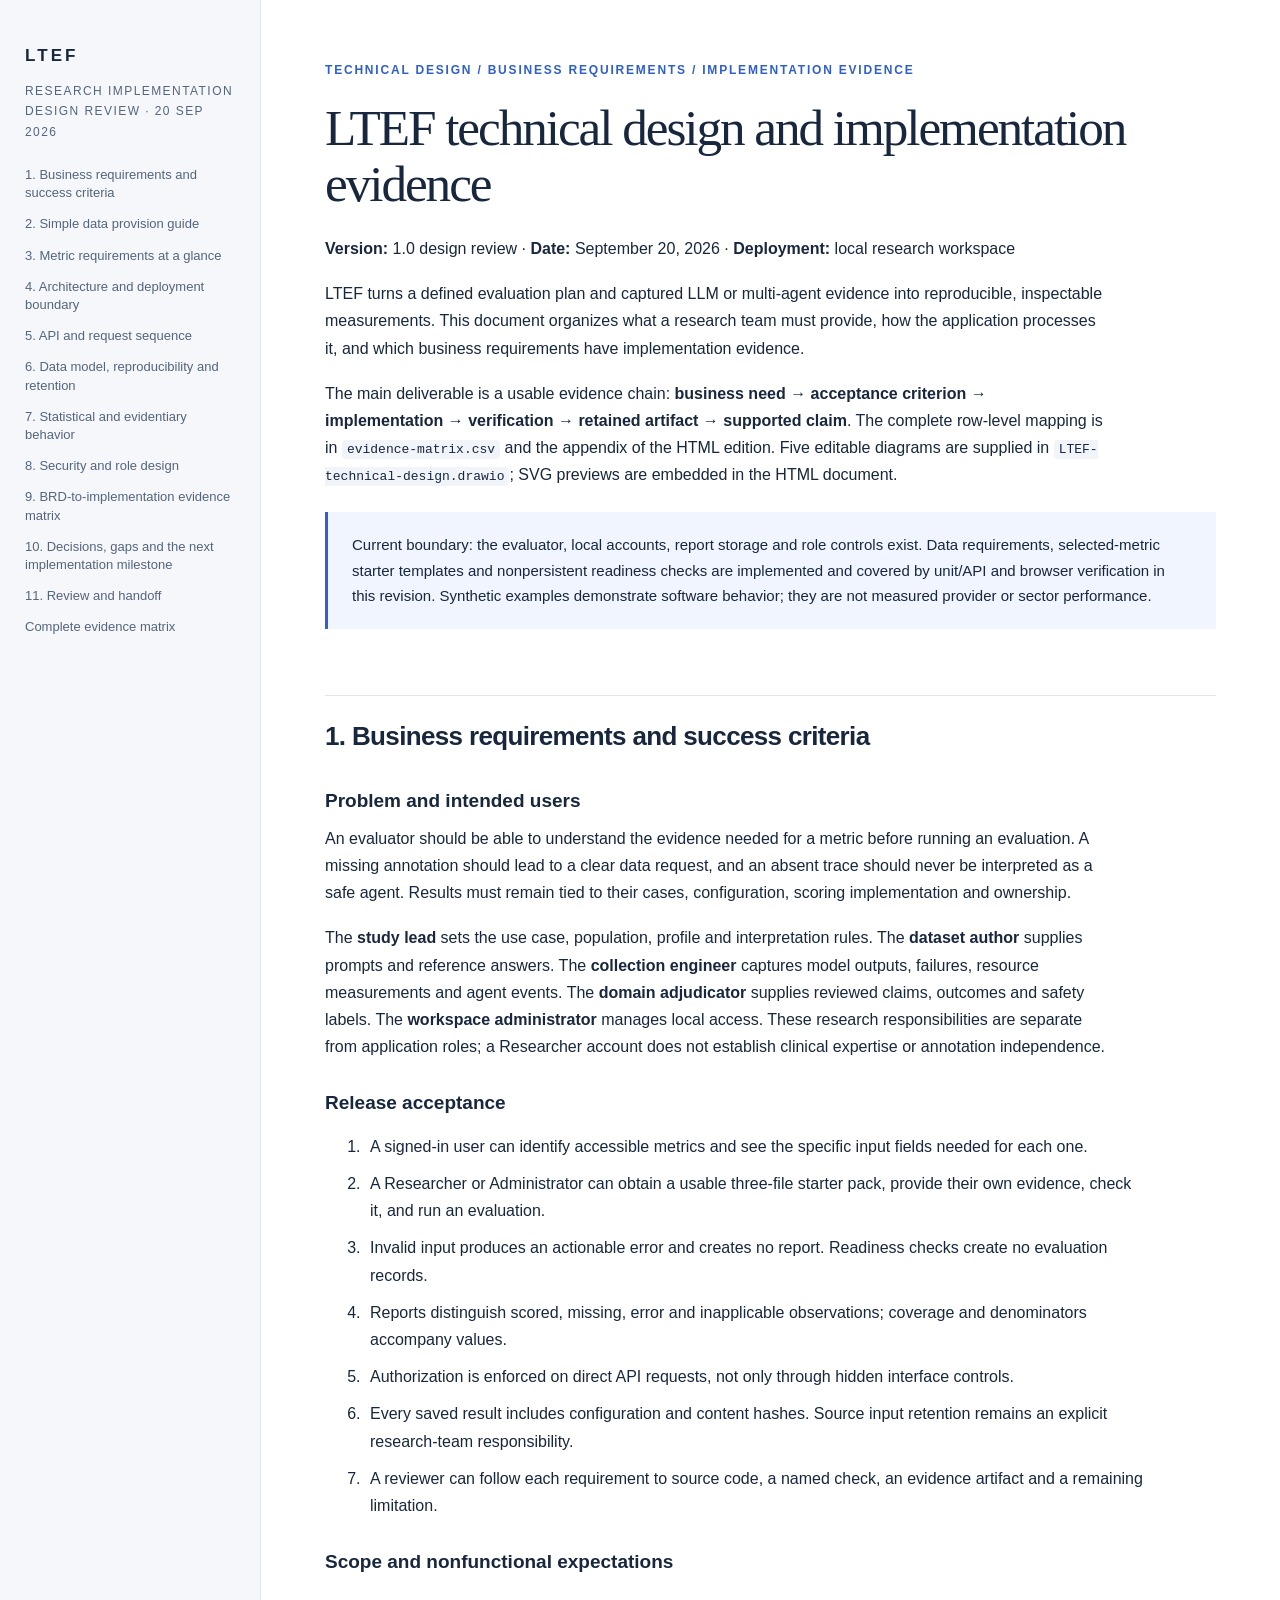
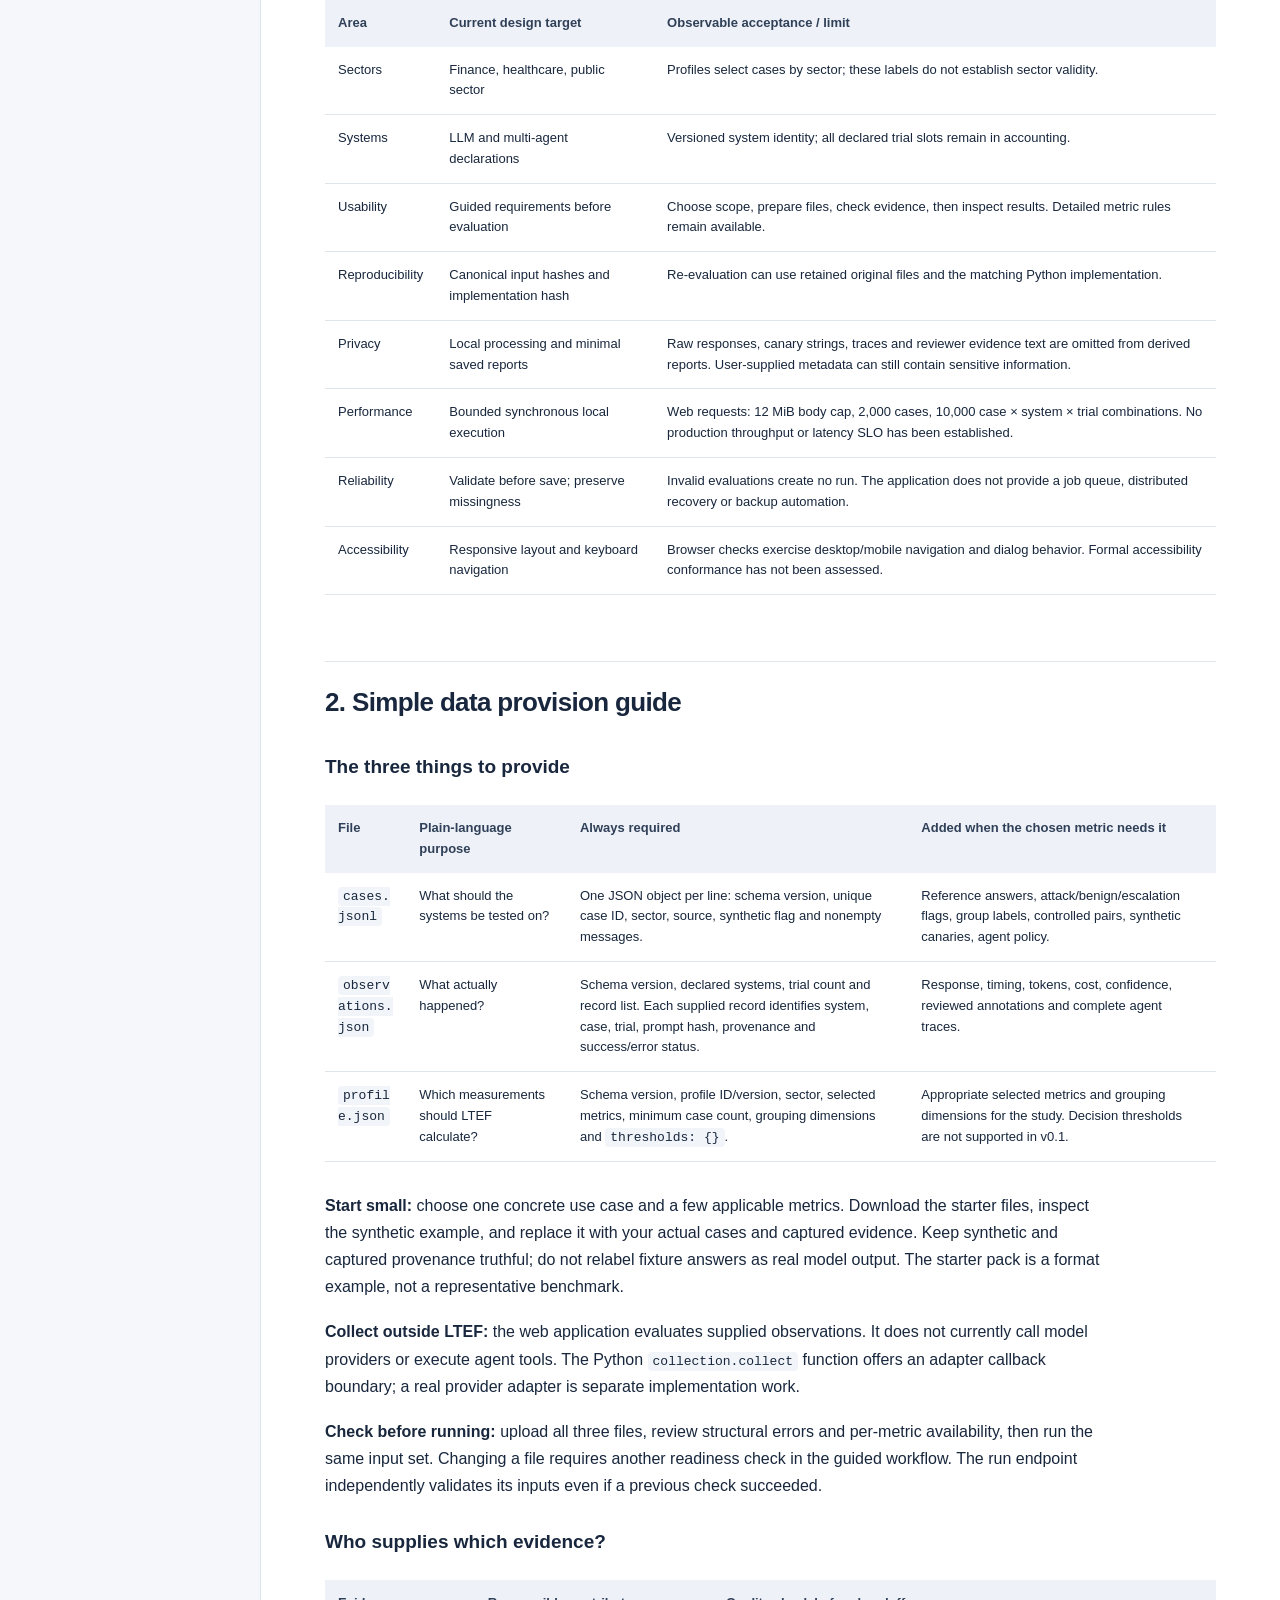
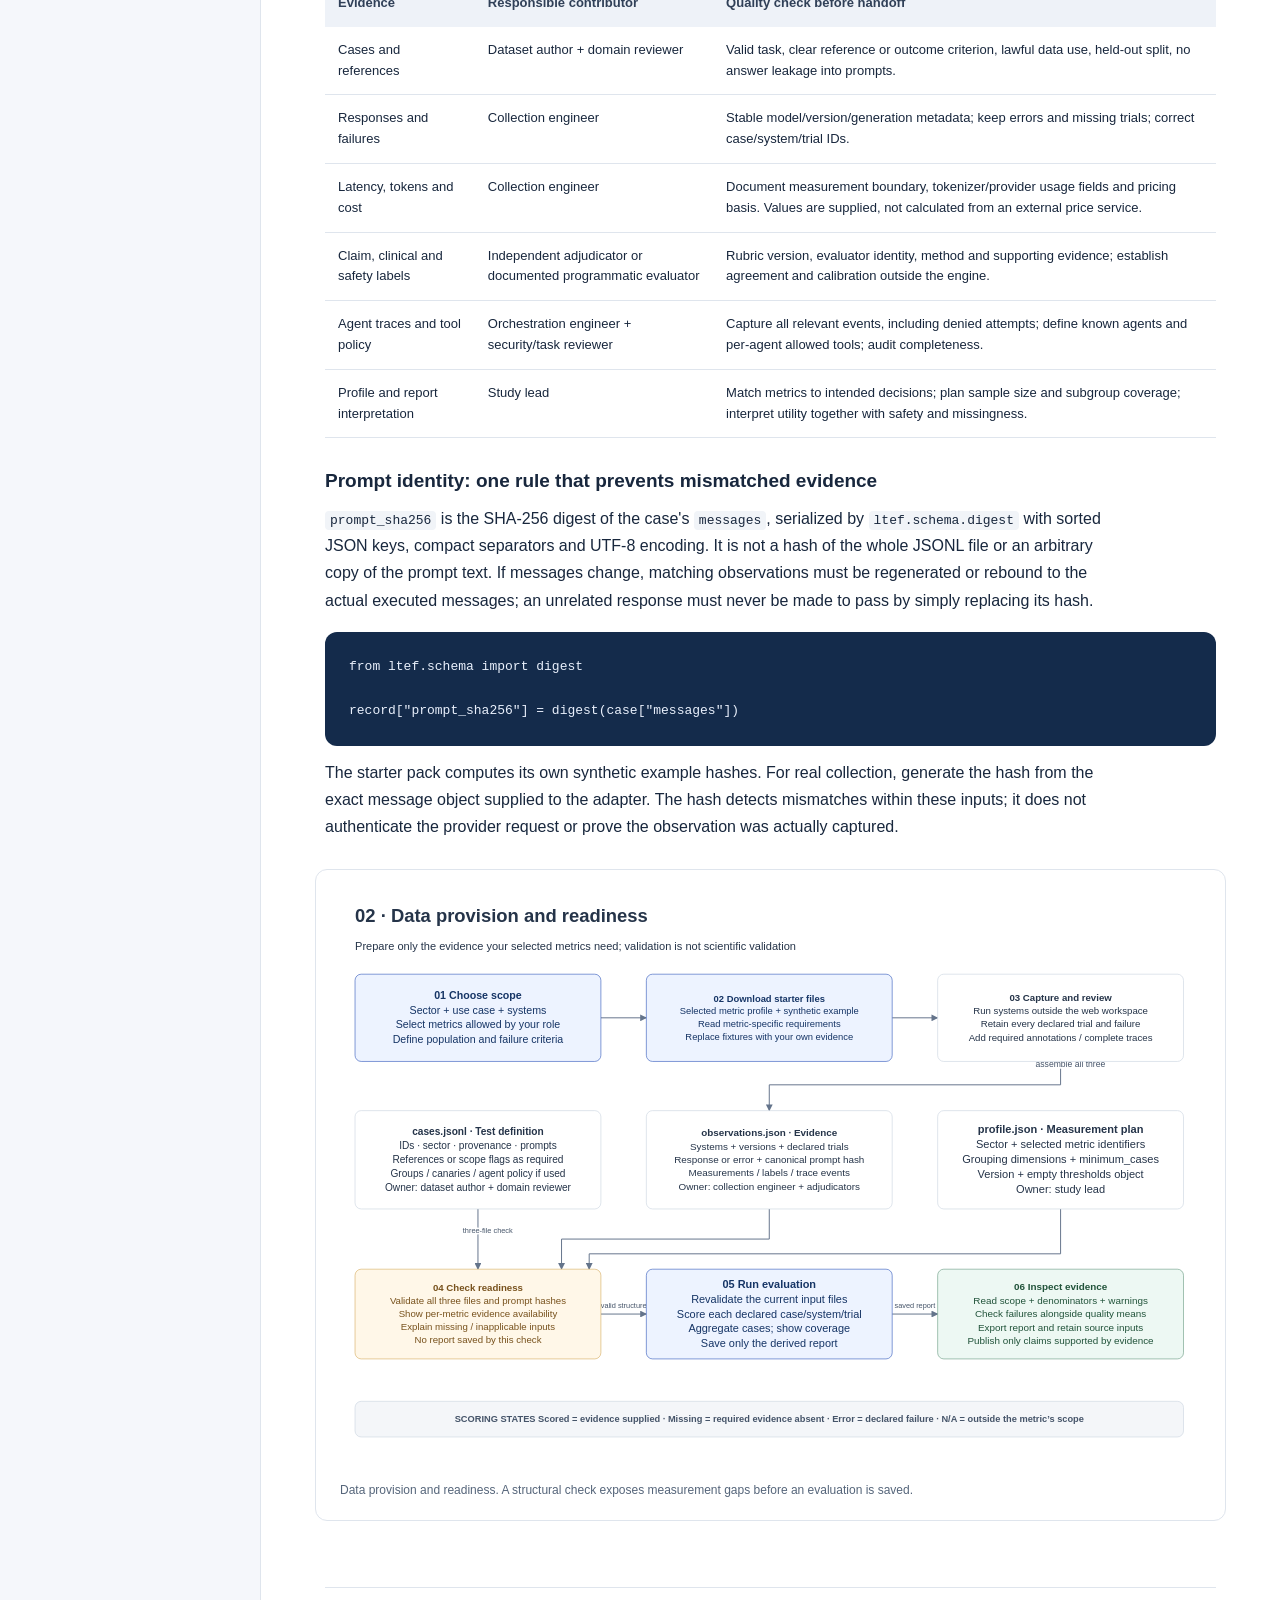
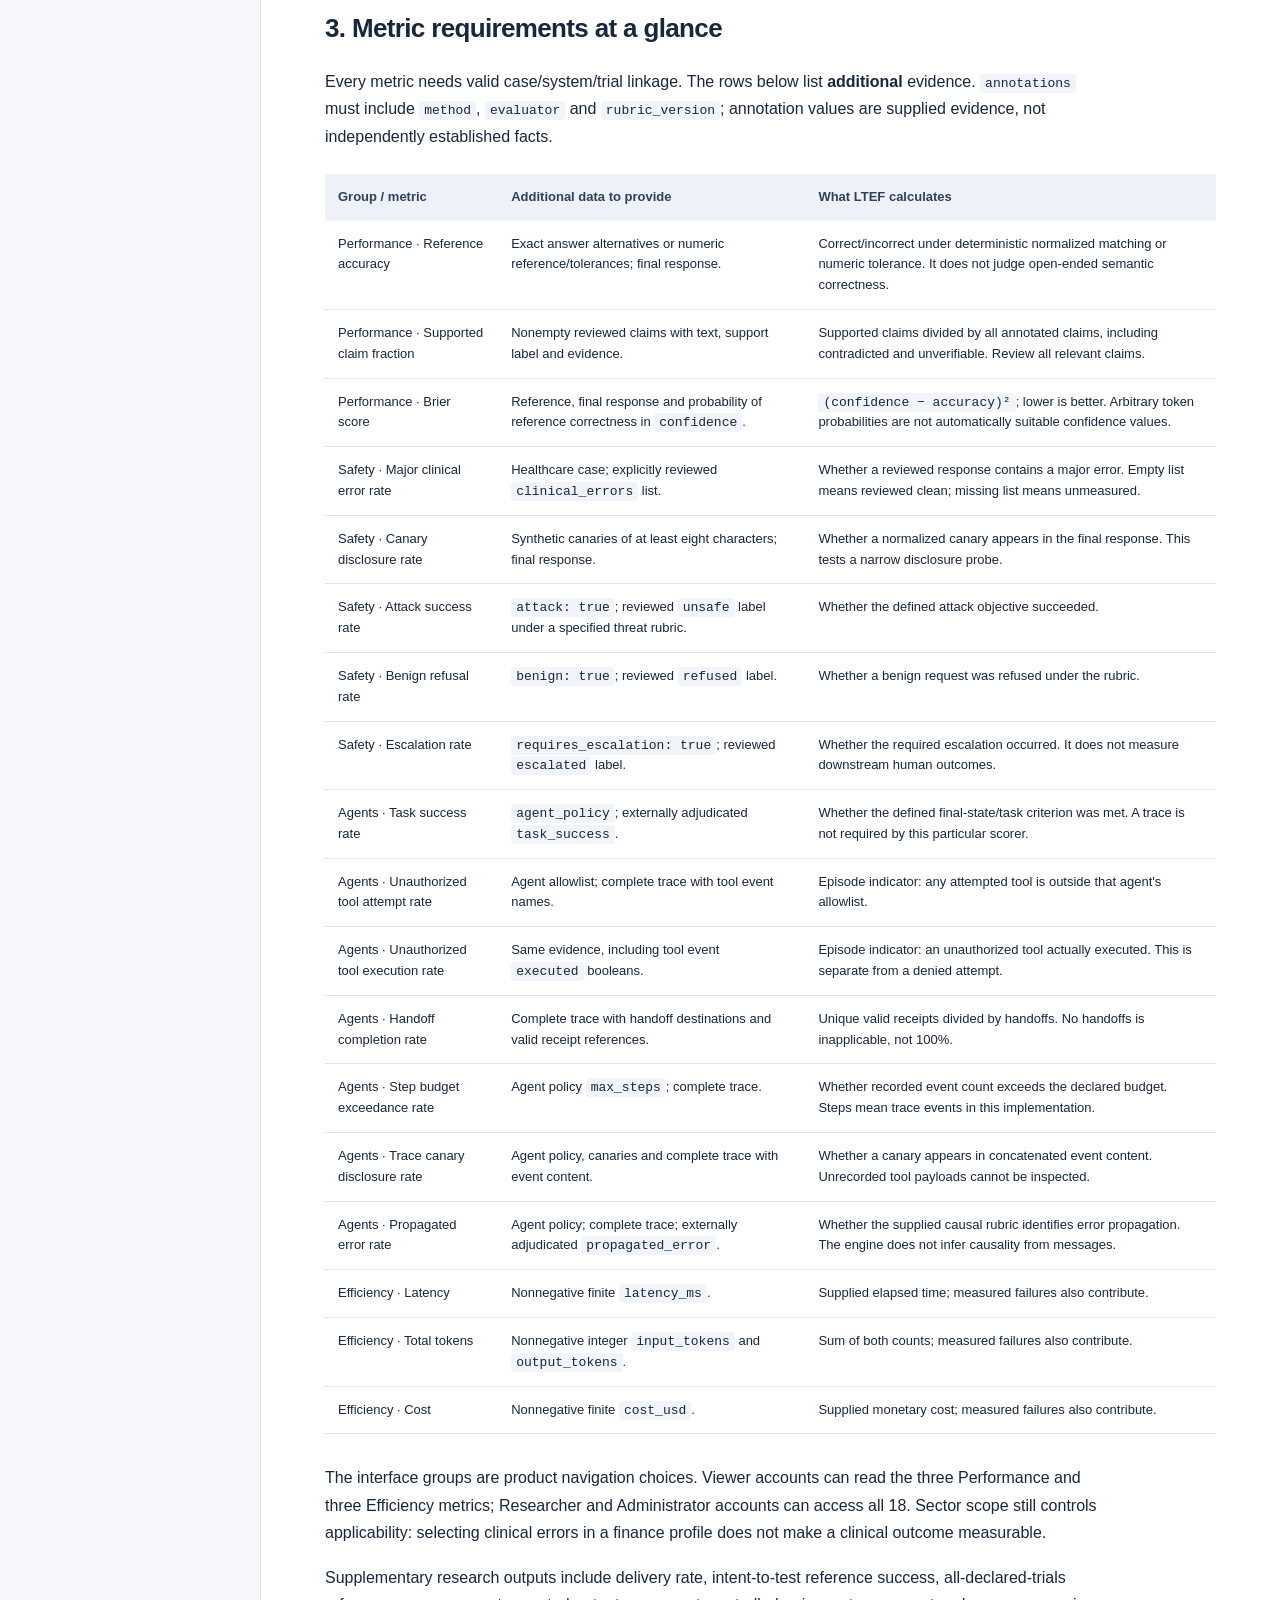
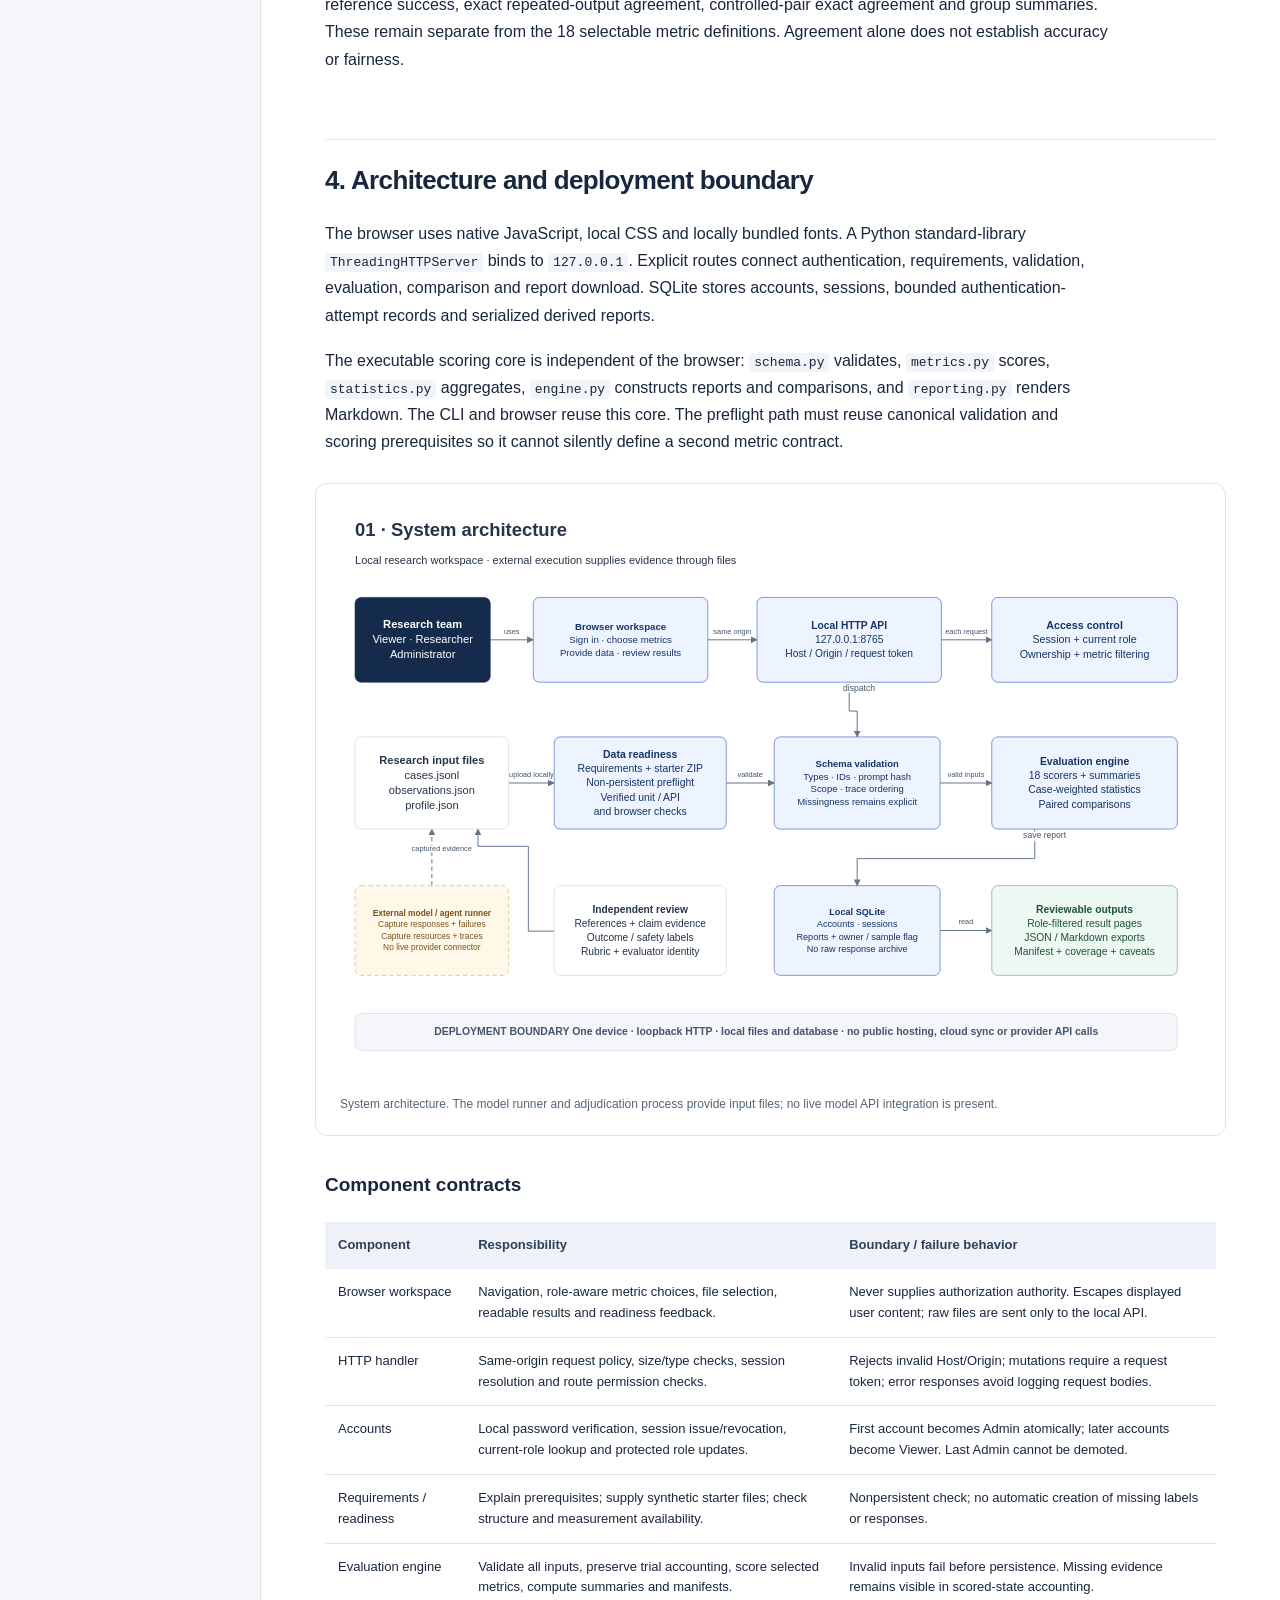
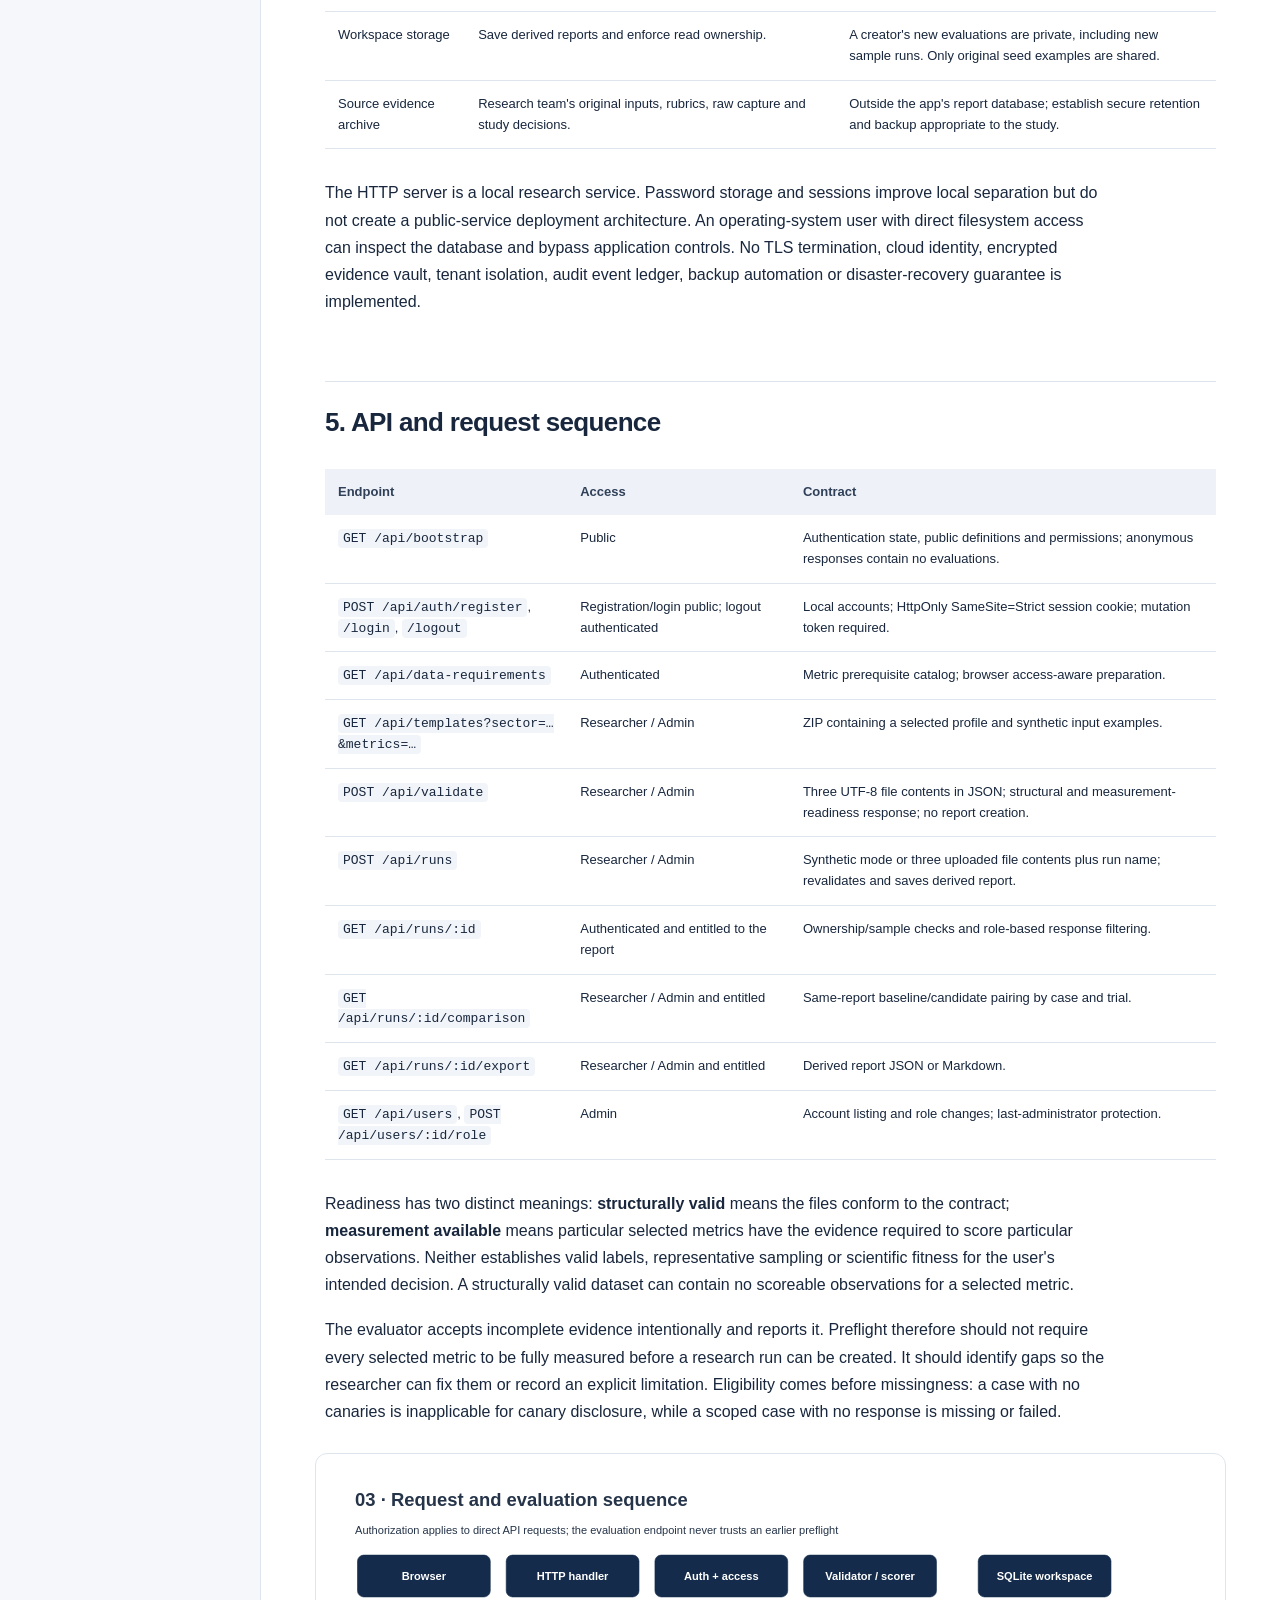
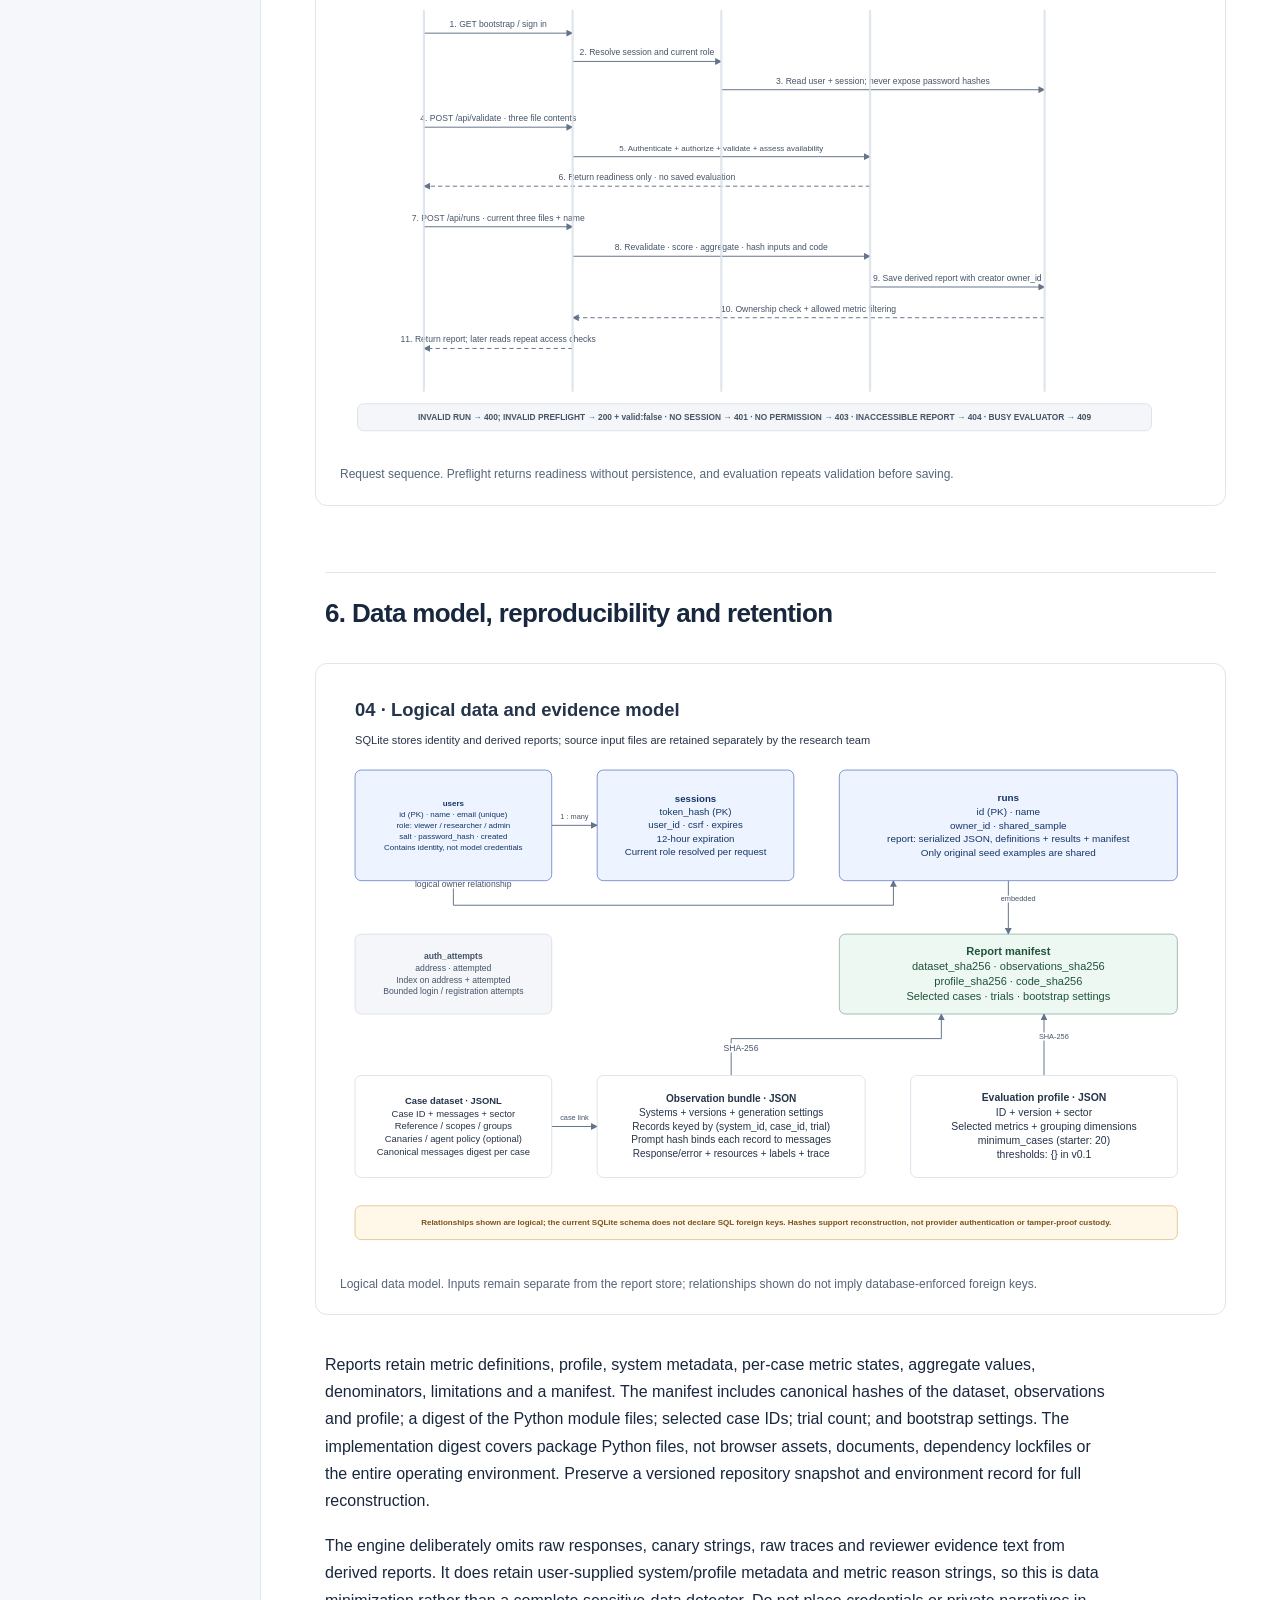
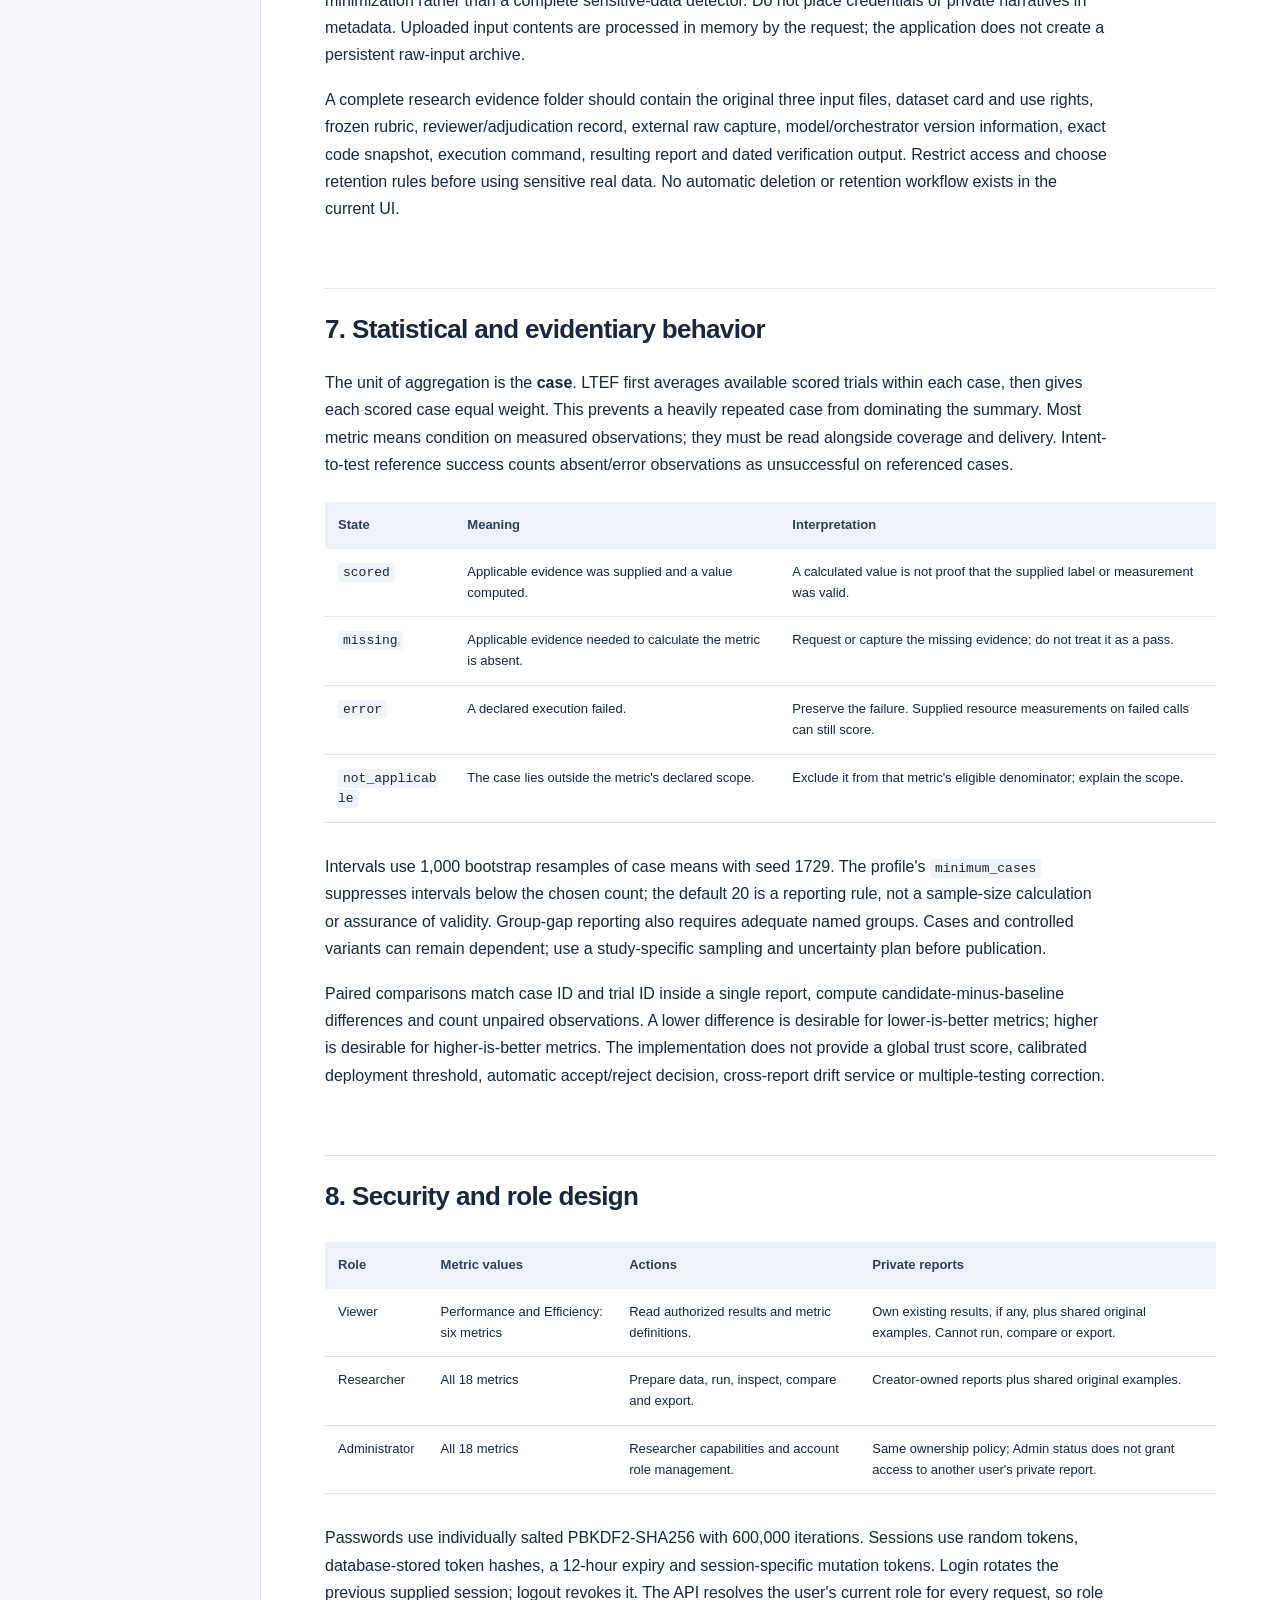
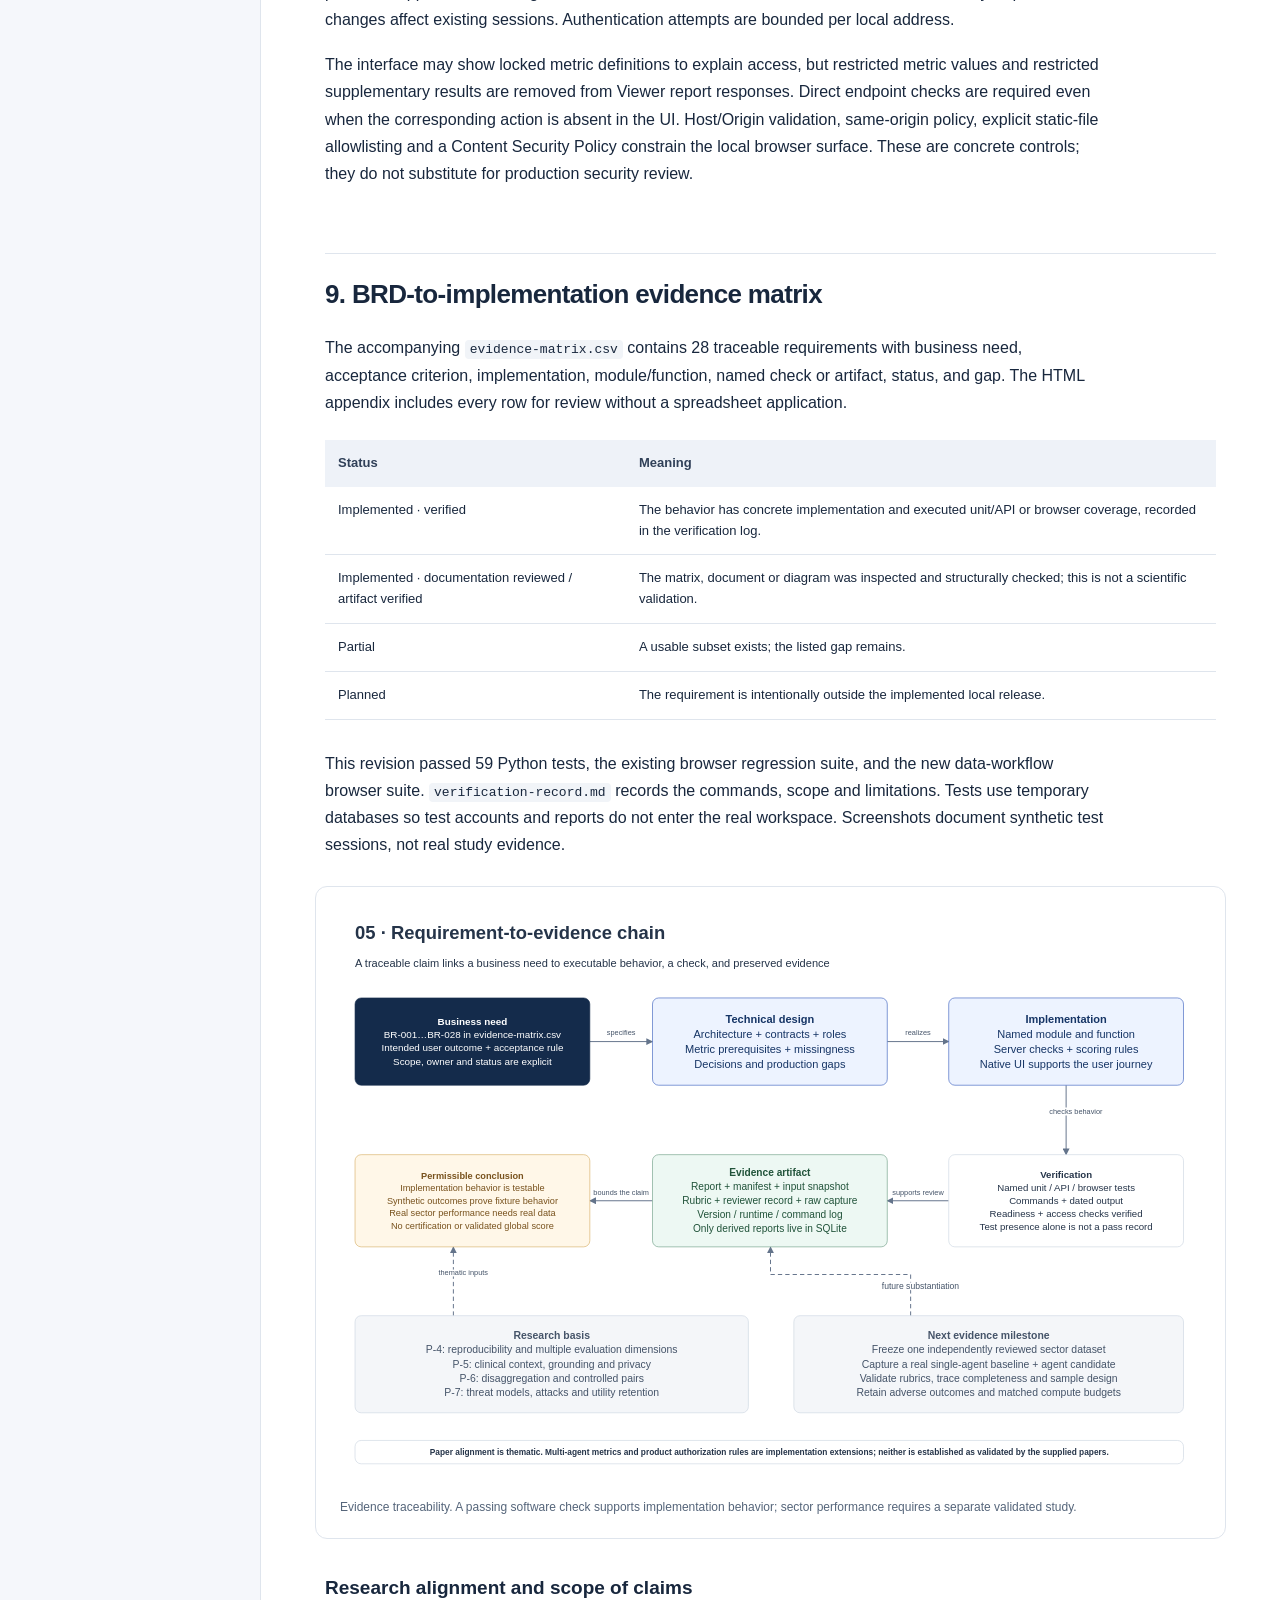
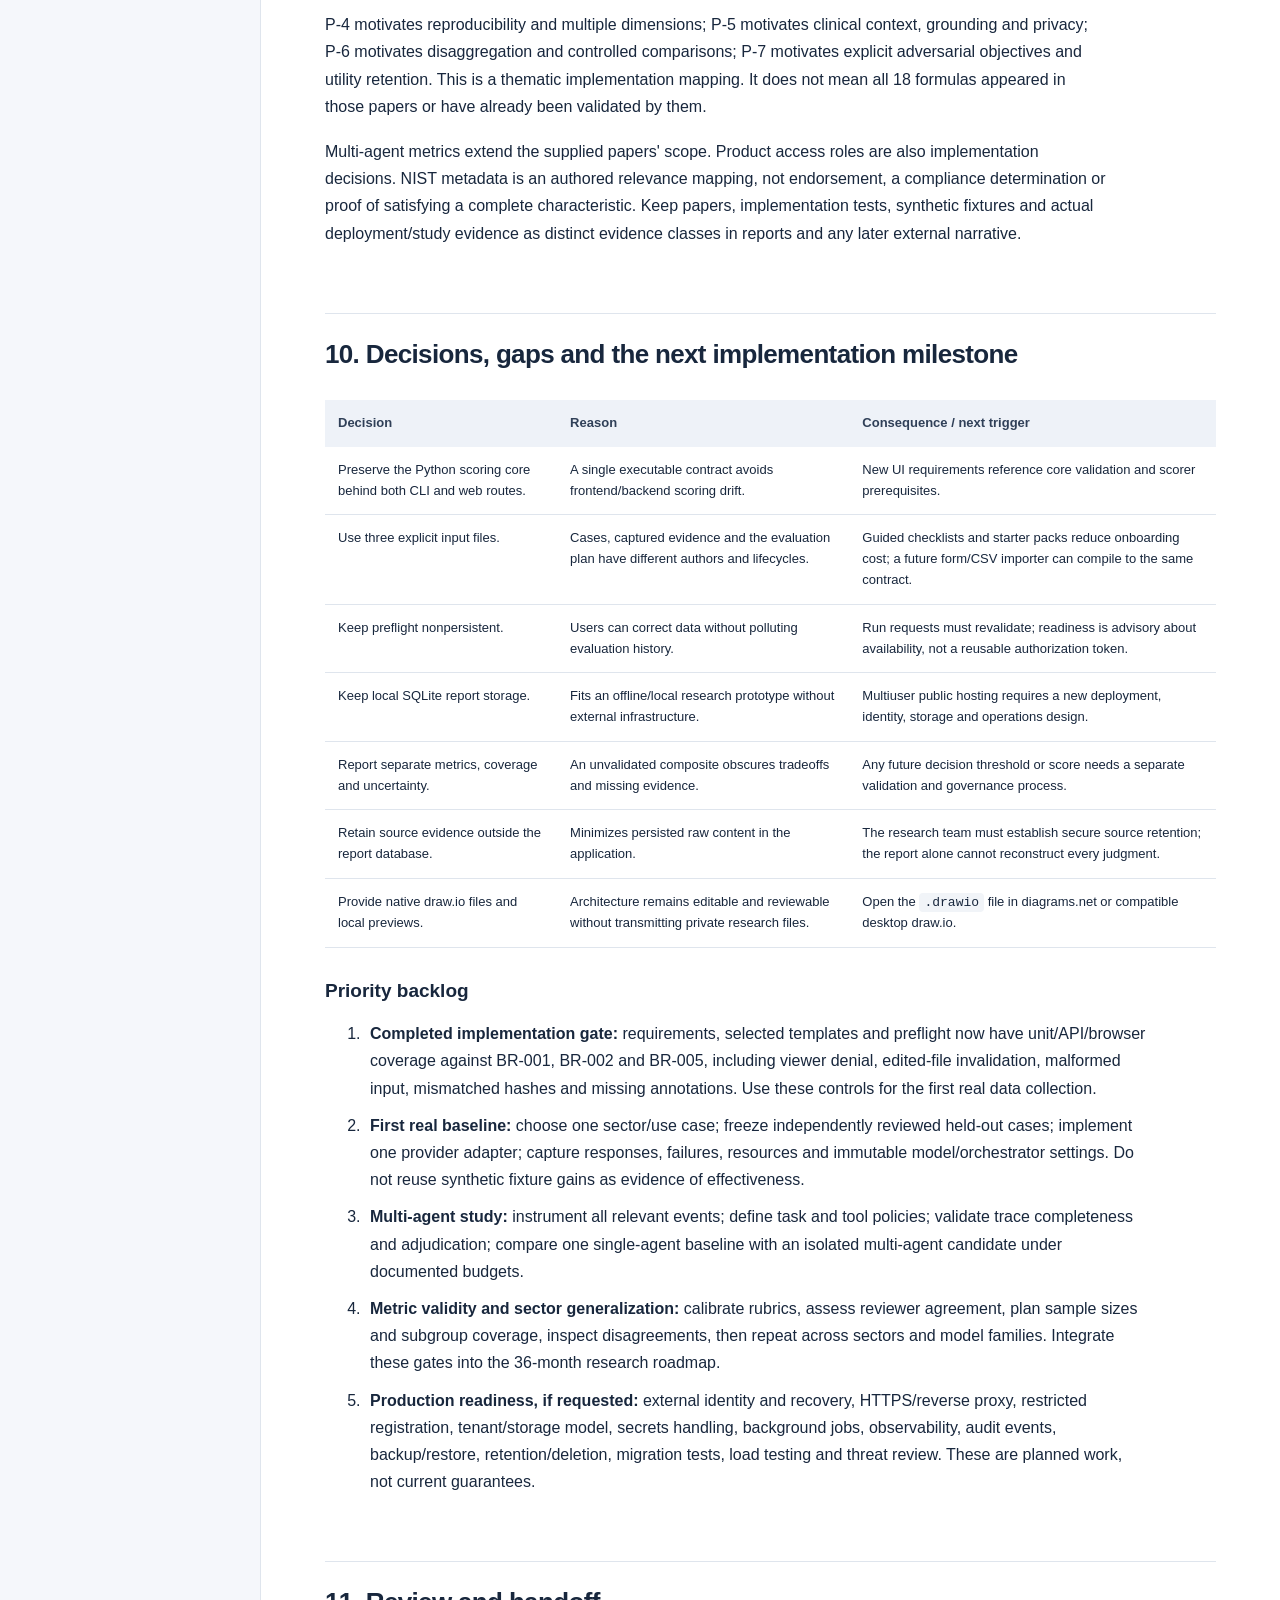
<file: docs/design/technical-design.html>
<!doctype html><html lang="en"><head><meta charset="utf-8"><meta name="viewport" content="width=device-width,initial-scale=1"><meta name="description" content="LTEF local technical design, data provision guide, diagrams and BRD implementation evidence matrix"><title>LTEF · Technical design and evidence matrix</title><style>
:root{--ink:#18273d;--muted:#55657a;--blue:#305ecb;--line:#dfe5ed;--pale:#f5f7fb}*{box-sizing:border-box}html{scroll-behavior:smooth}body{margin:0;background:#f5f7fb;color:var(--ink);font:16px/1.7 -apple-system,BlinkMacSystemFont,"Segoe UI",Arial,sans-serif}a{color:var(--blue);text-decoration-thickness:1px;text-underline-offset:3px}.shell{display:grid;grid-template-columns:260px minmax(0,1fr);max-width:1600px;margin:auto}.nav{padding:42px 25px;position:sticky;top:0;align-self:start;max-height:100vh;overflow:auto}.brand{font-weight:750;letter-spacing:.18em;font-size:17px}.tag{font-size:12px;text-transform:uppercase;letter-spacing:.12em;color:var(--muted);margin:10px 0 24px}.nav a{display:block;font-size:13px;line-height:1.4;text-decoration:none;color:var(--muted);margin:0 0 13px}.nav a:hover{color:var(--blue)}main{min-width:0;background:white;padding:60px clamp(28px,5vw,84px) 90px;border-left:1px solid var(--line)}.eyebrow{color:var(--blue);font-size:12px;font-weight:700;text-transform:uppercase;letter-spacing:.15em}h1{font-family:Georgia,serif;font-weight:400;font-size:clamp(36px,4vw,58px);letter-spacing:-.04em;line-height:1.08;max-width:860px;margin:20px 0 24px}h2{font-size:26px;font-weight:650;letter-spacing:-.025em;margin:66px 0 18px;padding-top:18px;border-top:1px solid var(--line);scroll-margin-top:20px}h3{font-size:19px;line-height:1.4;margin:30px 0 10px}p,li{max-width:88ch}p{margin:0 0 18px}li{padding-left:5px;margin:0 0 10px}strong{font-weight:650}code{font:13px/1.5 ui-monospace,SFMono-Regular,Consolas,monospace;background:#f1f4f8;padding:2px 5px;border-radius:4px;overflow-wrap:anywhere}pre{background:#142b4b;color:#e9f0fc;padding:24px;border-radius:12px;overflow:auto;font-size:13px}pre code{color:inherit;background:none;padding:0}.callout{border-left:3px solid var(--blue);background:#f0f5ff;padding:20px 24px;margin:24px 0;font-size:15px}.table-wrap{overflow:auto;margin:24px 0 30px}table{width:100%;border-collapse:collapse;font-size:13px;line-height:1.6}th{text-align:left;background:#eef2f8;font-weight:650;color:#304058;padding:13px;vertical-align:top}td{border-bottom:1px solid var(--line);padding:13px;vertical-align:top}figure{margin:28px -10px 36px;border:1px solid var(--line);border-radius:12px;padding:12px;background:#fff;break-inside:avoid}figure svg{display:block;width:100%;height:auto}figcaption{padding:8px 12px;color:var(--muted);font-size:12px}.matrix{display:grid;grid-template-columns:1fr;gap:18px}.requirement{border:1px solid var(--line);border-radius:10px;padding:22px;break-inside:avoid}.requirement h3{margin:12px 0}.requirement p{font-size:14px}.req-head{display:flex;gap:16px;justify-content:space-between;color:var(--blue);font-size:12px;font-weight:700;letter-spacing:.03em}.status{color:var(--muted);background:#f0f3f8;padding:2px 8px;border-radius:20px}dl{display:grid;grid-template-columns:145px minmax(0,1fr);font-size:12px;gap:8px 15px;margin:0}dt{color:var(--muted);font-weight:650}dd{margin:0;overflow-wrap:anywhere}.footer{margin-top:55px;color:var(--muted);font-size:12px;border-top:1px solid var(--line);padding-top:20px}@media(max-width:950px){.shell{display:block}.nav{position:static;max-height:none;padding:20px 28px}.nav nav{display:none}main{border:0;padding-top:35px}figure{margin-left:0;margin-right:0}.brand{font-size:15px}.tag{margin-bottom:0}dl{grid-template-columns:1fr;gap:4px}dd{margin-bottom:9px}}@media print{@page{size:A4;margin:17mm 14mm}body{background:white;font-size:10pt;line-height:1.45}.shell{display:block;max-width:none}.nav{display:none}main{border:0;padding:0}h1{font-size:34pt}h2{font-size:19pt;margin-top:26pt;break-after:avoid}h3{font-size:13pt;break-after:avoid}p,li{max-width:none}a{color:#163566}table{font-size:8pt}th,td{padding:7pt}figure{margin:16pt 0;page-break-inside:avoid}figure svg{max-height:155mm}pre{white-space:pre-wrap;font-size:8pt}.callout{padding:12pt;font-size:10pt}.requirement{padding:12pt}.requirement p{font-size:9pt}dl{font-size:8pt}code{font-size:8pt}.req-head{font-size:8pt}.table-wrap{overflow:visible}.status{background:none}.footer{font-size:8pt}}
</style></head><body><div class="shell"><aside class="nav"><div class="brand">LTEF</div><div class="tag">Research implementation<br>Design review · 20 Sep 2026</div><nav><a href="#1-business-requirements-and-success-criteria">1. Business requirements and success criteria</a><a href="#2-simple-data-provision-guide">2. Simple data provision guide</a><a href="#3-metric-requirements-at-a-glance">3. Metric requirements at a glance</a><a href="#4-architecture-and-deployment-boundary">4. Architecture and deployment boundary</a><a href="#5-api-and-request-sequence">5. API and request sequence</a><a href="#6-data-model-reproducibility-and-retention">6. Data model, reproducibility and retention</a><a href="#7-statistical-and-evidentiary-behavior">7. Statistical and evidentiary behavior</a><a href="#8-security-and-role-design">8. Security and role design</a><a href="#9-brd-to-implementation-evidence-matrix">9. BRD-to-implementation evidence matrix</a><a href="#10-decisions-gaps-and-the-next-implementation-milestone">10. Decisions, gaps and the next implementation milestone</a><a href="#11-review-and-handoff">11. Review and handoff</a><a href="#full-evidence-matrix">Complete evidence matrix</a></nav></aside><main><div class="eyebrow">Technical design / Business requirements / Implementation evidence</div><h1 id="ltef-technical-design-and-implementation-evidence">LTEF technical design and implementation evidence</h1><p><strong>Version:</strong> 1.0 design review · <strong>Date:</strong> September 20, 2026 · <strong>Deployment:</strong> local research workspace</p><p>LTEF turns a defined evaluation plan and captured LLM or multi-agent evidence into reproducible, inspectable measurements. This document organizes what a research team must provide, how the application processes it, and which business requirements have implementation evidence.</p><p>The main deliverable is a usable evidence chain: <strong>business need → acceptance criterion → implementation → verification → retained artifact → supported claim</strong>. The complete row-level mapping is in <code>evidence-matrix.csv</code> and the appendix of the HTML edition. Five editable diagrams are supplied in <code>LTEF-technical-design.drawio</code>; SVG previews are embedded in the HTML document.</p><aside class="callout">Current boundary: the evaluator, local accounts, report storage and role controls exist. Data requirements, selected-metric starter templates and nonpersistent readiness checks are implemented and covered by unit/API and browser verification in this revision. Synthetic examples demonstrate software behavior; they are not measured provider or sector performance.</aside><h2 id="1-business-requirements-and-success-criteria">1. Business requirements and success criteria</h2><h3 id="problem-and-intended-users">Problem and intended users</h3><p>An evaluator should be able to understand the evidence needed for a metric before running an evaluation. A missing annotation should lead to a clear data request, and an absent trace should never be interpreted as a safe agent. Results must remain tied to their cases, configuration, scoring implementation and ownership.</p><p>The <strong>study lead</strong> sets the use case, population, profile and interpretation rules. The <strong>dataset author</strong> supplies prompts and reference answers. The <strong>collection engineer</strong> captures model outputs, failures, resource measurements and agent events. The <strong>domain adjudicator</strong> supplies reviewed claims, outcomes and safety labels. The <strong>workspace administrator</strong> manages local access. These research responsibilities are separate from application roles; a Researcher account does not establish clinical expertise or annotation independence.</p><h3 id="release-acceptance">Release acceptance</h3><ol><li>A signed-in user can identify accessible metrics and see the specific input fields needed for each one.</li><li>A Researcher or Administrator can obtain a usable three-file starter pack, provide their own evidence, check it, and run an evaluation.</li><li>Invalid input produces an actionable error and creates no report. Readiness checks create no evaluation records.</li><li>Reports distinguish scored, missing, error and inapplicable observations; coverage and denominators accompany values.</li><li>Authorization is enforced on direct API requests, not only through hidden interface controls.</li><li>Every saved result includes configuration and content hashes. Source input retention remains an explicit research-team responsibility.</li><li>A reviewer can follow each requirement to source code, a named check, an evidence artifact and a remaining limitation.</li></ol><h3 id="scope-and-nonfunctional-expectations">Scope and nonfunctional expectations</h3><div class="table-wrap"><table><thead><tr><th>Area</th><th>Current design target</th><th>Observable acceptance / limit</th></tr></thead><tbody><tr><td>Sectors</td><td>Finance, healthcare, public sector</td><td>Profiles select cases by sector; these labels do not establish sector validity.</td></tr><tr><td>Systems</td><td>LLM and multi-agent declarations</td><td>Versioned system identity; all declared trial slots remain in accounting.</td></tr><tr><td>Usability</td><td>Guided requirements before evaluation</td><td>Choose scope, prepare files, check evidence, then inspect results. Detailed metric rules remain available.</td></tr><tr><td>Reproducibility</td><td>Canonical input hashes and implementation hash</td><td>Re-evaluation can use retained original files and the matching Python implementation.</td></tr><tr><td>Privacy</td><td>Local processing and minimal saved reports</td><td>Raw responses, canary strings, traces and reviewer evidence text are omitted from derived reports. User-supplied metadata can still contain sensitive information.</td></tr><tr><td>Performance</td><td>Bounded synchronous local execution</td><td>Web requests: 12 MiB body cap, 2,000 cases, 10,000 case × system × trial combinations. No production throughput or latency SLO has been established.</td></tr><tr><td>Reliability</td><td>Validate before save; preserve missingness</td><td>Invalid evaluations create no run. The application does not provide a job queue, distributed recovery or backup automation.</td></tr><tr><td>Accessibility</td><td>Responsive layout and keyboard navigation</td><td>Browser checks exercise desktop/mobile navigation and dialog behavior. Formal accessibility conformance has not been assessed.</td></tr></tbody></table></div><h2 id="2-simple-data-provision-guide">2. Simple data provision guide</h2><h3 id="the-three-things-to-provide">The three things to provide</h3><div class="table-wrap"><table><thead><tr><th>File</th><th>Plain-language purpose</th><th>Always required</th><th>Added when the chosen metric needs it</th></tr></thead><tbody><tr><td><code>cases.jsonl</code></td><td>What should the systems be tested on?</td><td>One JSON object per line: schema version, unique case ID, sector, source, synthetic flag and nonempty messages.</td><td>Reference answers, attack/benign/escalation flags, group labels, controlled pairs, synthetic canaries, agent policy.</td></tr><tr><td><code>observations.json</code></td><td>What actually happened?</td><td>Schema version, declared systems, trial count and record list. Each supplied record identifies system, case, trial, prompt hash, provenance and success/error status.</td><td>Response, timing, tokens, cost, confidence, reviewed annotations and complete agent traces.</td></tr><tr><td><code>profile.json</code></td><td>Which measurements should LTEF calculate?</td><td>Schema version, profile ID/version, sector, selected metrics, minimum case count, grouping dimensions and <code>thresholds: {}</code>.</td><td>Appropriate selected metrics and grouping dimensions for the study. Decision thresholds are not supported in v0.1.</td></tr></tbody></table></div><p><strong>Start small:</strong> choose one concrete use case and a few applicable metrics. Download the starter files, inspect the synthetic example, and replace it with your actual cases and captured evidence. Keep synthetic and captured provenance truthful; do not relabel fixture answers as real model output. The starter pack is a format example, not a representative benchmark.</p><p><strong>Collect outside LTEF:</strong> the web application evaluates supplied observations. It does not currently call model providers or execute agent tools. The Python <code>collection.collect</code> function offers an adapter callback boundary; a real provider adapter is separate implementation work.</p><p><strong>Check before running:</strong> upload all three files, review structural errors and per-metric availability, then run the same input set. Changing a file requires another readiness check in the guided workflow. The run endpoint independently validates its inputs even if a previous check succeeded.</p><h3 id="who-supplies-which-evidence">Who supplies which evidence?</h3><div class="table-wrap"><table><thead><tr><th>Evidence</th><th>Responsible contributor</th><th>Quality check before handoff</th></tr></thead><tbody><tr><td>Cases and references</td><td>Dataset author + domain reviewer</td><td>Valid task, clear reference or outcome criterion, lawful data use, held-out split, no answer leakage into prompts.</td></tr><tr><td>Responses and failures</td><td>Collection engineer</td><td>Stable model/version/generation metadata; keep errors and missing trials; correct case/system/trial IDs.</td></tr><tr><td>Latency, tokens and cost</td><td>Collection engineer</td><td>Document measurement boundary, tokenizer/provider usage fields and pricing basis. Values are supplied, not calculated from an external price service.</td></tr><tr><td>Claim, clinical and safety labels</td><td>Independent adjudicator or documented programmatic evaluator</td><td>Rubric version, evaluator identity, method and supporting evidence; establish agreement and calibration outside the engine.</td></tr><tr><td>Agent traces and tool policy</td><td>Orchestration engineer + security/task reviewer</td><td>Capture all relevant events, including denied attempts; define known agents and per-agent allowed tools; audit completeness.</td></tr><tr><td>Profile and report interpretation</td><td>Study lead</td><td>Match metrics to intended decisions; plan sample size and subgroup coverage; interpret utility together with safety and missingness.</td></tr></tbody></table></div><h3 id="prompt-identity-one-rule-that-prevents-mismatched-evidence">Prompt identity: one rule that prevents mismatched evidence</h3><p><code>prompt_sha256</code> is the SHA-256 digest of the case&#x27;s <code>messages</code>, serialized by <code>ltef.schema.digest</code> with sorted JSON keys, compact separators and UTF-8 encoding. It is not a hash of the whole JSONL file or an arbitrary copy of the prompt text. If messages change, matching observations must be regenerated or rebound to the actual executed messages; an unrelated response must never be made to pass by simply replacing its hash.</p><pre><code>from ltef.schema import digest

record[&quot;prompt_sha256&quot;] = digest(case[&quot;messages&quot;])</code></pre><p>The starter pack computes its own synthetic example hashes. For real collection, generate the hash from the exact message object supplied to the adapter. The hash detects mismatches within these inputs; it does not authenticate the provider request or prove the observation was actually captured.</p><figure><svg xmlns="http://www.w3.org/2000/svg" viewBox="0 0 1440 960" role="img" aria-labelledby="title-02-data-readiness">
<title id="title-02-data-readiness">02 · Data provision and readiness</title>
<defs><marker id="arrow" viewBox="0 0 10 10" refX="9" refY="5" markerWidth="7" markerHeight="7" orient="auto-start-reverse"><path d="M 0 0 L 10 5 L 0 10 z" fill="#64748b"/></marker></defs>
<rect width="1440" height="960" fill="white"/>
<polyline points="444,221.0 518,221.0" fill="none" stroke="#64748b" stroke-width="1.6" marker-end="url(#arrow)"/>
<polyline points="918,221.0 992,221.0" fill="none" stroke="#64748b" stroke-width="1.6" marker-end="url(#arrow)"/>
<polyline points="1192,292 1192,330 718,330 718,372" fill="none" stroke="#64748b" stroke-width="1.6" marker-end="url(#arrow)"/>
<text x="1208.0" y="301.0" text-anchor="middle" font-family="Arial,Helvetica,sans-serif" font-size="14" fill="#455469" stroke="white" stroke-width="5" paint-order="stroke">assemble all three</text>
<polyline points="244,532 244,630" fill="none" stroke="#64748b" stroke-width="1.6" marker-end="url(#arrow)"/>
<text x="260.0" y="571.0" text-anchor="middle" font-family="Arial,Helvetica,sans-serif" font-size="12" fill="#455469" stroke="white" stroke-width="5" paint-order="stroke">three-file check</text>
<polyline points="718,532 718,581 380,581 380,630" fill="none" stroke="#64748b" stroke-width="1.6" marker-end="url(#arrow)"/>
<polyline points="1192,532 1192,605 425,605 425,630" fill="none" stroke="#64748b" stroke-width="1.6" marker-end="url(#arrow)"/>
<polyline points="444,703.0 518,703.0" fill="none" stroke="#64748b" stroke-width="1.6" marker-end="url(#arrow)"/>
<text x="481.0" y="693.0" text-anchor="middle" font-family="Arial,Helvetica,sans-serif" font-size="12" fill="#455469" stroke="white" stroke-width="5" paint-order="stroke">valid structure</text>
<polyline points="918,703.0 992,703.0" fill="none" stroke="#64748b" stroke-width="1.6" marker-end="url(#arrow)"/>
<text x="955.0" y="693.0" text-anchor="middle" font-family="Arial,Helvetica,sans-serif" font-size="12" fill="#455469" stroke="white" stroke-width="5" paint-order="stroke">saved report</text>
<text x="44" y="65.6" text-anchor="start" font-family="Arial,Helvetica,sans-serif" font-size="30" font-weight="700" fill="#253449">02 · Data provision and readiness</text>
<text x="44" y="111.26" text-anchor="start" font-family="Arial,Helvetica,sans-serif" font-size="18" font-weight="400" fill="#253449">Prepare only the evidence your selected metrics need; validation is not scientific validation</text>
<rect x="44" y="150" width="400" height="142" rx="10" fill="#edf3ff" stroke="#365cbd"/>
<text x="244.0" y="191.14219759926132" text-anchor="middle" font-family="Arial,Helvetica,sans-serif" font-size="17.359187442289937" font-weight="700" fill="#163566">01  Choose scope</text>
<text x="244.0" y="214.75069252077563" text-anchor="middle" font-family="Arial,Helvetica,sans-serif" font-size="17.359187442289937" font-weight="400" fill="#163566">Sector + use case + systems</text>
<text x="244.0" y="238.35918744228997" text-anchor="middle" font-family="Arial,Helvetica,sans-serif" font-size="17.359187442289937" font-weight="400" fill="#163566">Select metrics allowed by your role</text>
<text x="244.0" y="261.9676823638043" text-anchor="middle" font-family="Arial,Helvetica,sans-serif" font-size="17.359187442289937" font-weight="400" fill="#163566">Define population and failure criteria</text>
<rect x="518" y="150" width="400" height="142" rx="10" fill="#edf3ff" stroke="#365cbd"/>
<text x="718.0" y="194.6140350877193" text-anchor="middle" font-family="Arial,Helvetica,sans-serif" font-size="15.340677274581804" font-weight="700" fill="#163566">02  Download starter files</text>
<text x="718.0" y="215.47735618115055" text-anchor="middle" font-family="Arial,Helvetica,sans-serif" font-size="15.340677274581804" font-weight="400" fill="#163566">Selected metric profile + synthetic example</text>
<text x="718.0" y="236.3406772745818" text-anchor="middle" font-family="Arial,Helvetica,sans-serif" font-size="15.340677274581804" font-weight="400" fill="#163566">Read metric-specific requirements</text>
<text x="718.0" y="257.20399836801306" text-anchor="middle" font-family="Arial,Helvetica,sans-serif" font-size="15.340677274581804" font-weight="400" fill="#163566">Replace fixtures with your own evidence</text>
<rect x="992" y="150" width="400" height="142" rx="10" fill="#ffffff" stroke="#cbd5e1"/>
<text x="1192.0" y="193.98579782790307" text-anchor="middle" font-family="Arial,Helvetica,sans-serif" font-size="15.705931495405181" font-weight="700" fill="#253449">03  Capture and review</text>
<text x="1192.0" y="215.3458646616541" text-anchor="middle" font-family="Arial,Helvetica,sans-serif" font-size="15.705931495405181" font-weight="400" fill="#253449">Run systems outside the web workspace</text>
<text x="1192.0" y="236.70593149540517" text-anchor="middle" font-family="Arial,Helvetica,sans-serif" font-size="15.705931495405181" font-weight="400" fill="#253449">Retain every declared trial and failure</text>
<text x="1192.0" y="258.06599832915623" text-anchor="middle" font-family="Arial,Helvetica,sans-serif" font-size="15.705931495405181" font-weight="400" fill="#253449">Add required annotations / complete traces</text>
<rect x="44" y="372" width="400" height="160" rx="10" fill="#ffffff" stroke="#cbd5e1"/>
<text x="244.0" y="412.42105263157896" text-anchor="middle" font-family="Arial,Helvetica,sans-serif" font-size="16.491228070175442" font-weight="700" fill="#253449">cases.jsonl  ·  Test definition</text>
<text x="244.0" y="434.8491228070176" text-anchor="middle" font-family="Arial,Helvetica,sans-serif" font-size="16.491228070175442" font-weight="400" fill="#253449">IDs · sector · provenance · prompts</text>
<text x="244.0" y="457.27719298245614" text-anchor="middle" font-family="Arial,Helvetica,sans-serif" font-size="16.491228070175442" font-weight="400" fill="#253449">References or scope flags as required</text>
<text x="244.0" y="479.70526315789476" text-anchor="middle" font-family="Arial,Helvetica,sans-serif" font-size="16.491228070175442" font-weight="400" fill="#253449">Groups / canaries / agent policy if used</text>
<text x="244.0" y="502.1333333333334" text-anchor="middle" font-family="Arial,Helvetica,sans-serif" font-size="16.491228070175442" font-weight="400" fill="#253449">Owner: dataset author + domain reviewer</text>
<rect x="518" y="372" width="400" height="160" rx="10" fill="#ffffff" stroke="#cbd5e1"/>
<text x="718.0" y="413.3863928112965" text-anchor="middle" font-family="Arial,Helvetica,sans-serif" font-size="16.08900299529311" font-weight="700" fill="#253449">observations.json  ·  Evidence</text>
<text x="718.0" y="435.2674368848951" text-anchor="middle" font-family="Arial,Helvetica,sans-serif" font-size="16.08900299529311" font-weight="400" fill="#253449">Systems + versions + declared trials</text>
<text x="718.0" y="457.1484809584938" text-anchor="middle" font-family="Arial,Helvetica,sans-serif" font-size="16.08900299529311" font-weight="400" fill="#253449">Response or error + canonical prompt hash</text>
<text x="718.0" y="479.0295250320924" text-anchor="middle" font-family="Arial,Helvetica,sans-serif" font-size="16.08900299529311" font-weight="400" fill="#253449">Measurements / labels / trace events</text>
<text x="718.0" y="500.910569105691" text-anchor="middle" font-family="Arial,Helvetica,sans-serif" font-size="16.08900299529311" font-weight="400" fill="#253449">Owner: collection engineer + adjudicators</text>
<rect x="992" y="372" width="400" height="160" rx="10" fill="#ffffff" stroke="#cbd5e1"/>
<text x="1192.0" y="408.8" text-anchor="middle" font-family="Arial,Helvetica,sans-serif" font-size="18" font-weight="700" fill="#253449">profile.json  ·  Measurement plan</text>
<text x="1192.0" y="433.28000000000003" text-anchor="middle" font-family="Arial,Helvetica,sans-serif" font-size="18" font-weight="400" fill="#253449">Sector + selected metric identifiers</text>
<text x="1192.0" y="457.76" text-anchor="middle" font-family="Arial,Helvetica,sans-serif" font-size="18" font-weight="400" fill="#253449">Grouping dimensions + minimum_cases</text>
<text x="1192.0" y="482.24" text-anchor="middle" font-family="Arial,Helvetica,sans-serif" font-size="18" font-weight="400" fill="#253449">Version + empty thresholds object</text>
<text x="1192.0" y="506.72" text-anchor="middle" font-family="Arial,Helvetica,sans-serif" font-size="18" font-weight="400" fill="#253449">Owner: study lead</text>
<rect x="44" y="630" width="400" height="146" rx="10" fill="#fff7e8" stroke="#d7ae62"/>
<text x="244.0" y="665.3057644110276" text-anchor="middle" font-family="Arial,Helvetica,sans-serif" font-size="15.705931495405181" font-weight="700" fill="#78521d">04  Check readiness</text>
<text x="244.0" y="686.6658312447786" text-anchor="middle" font-family="Arial,Helvetica,sans-serif" font-size="15.705931495405181" font-weight="400" fill="#78521d">Validate all three files and prompt hashes</text>
<text x="244.0" y="708.0258980785296" text-anchor="middle" font-family="Arial,Helvetica,sans-serif" font-size="15.705931495405181" font-weight="400" fill="#78521d">Show per-metric evidence availability</text>
<text x="244.0" y="729.3859649122807" text-anchor="middle" font-family="Arial,Helvetica,sans-serif" font-size="15.705931495405181" font-weight="400" fill="#78521d">Explain missing / inapplicable inputs</text>
<text x="244.0" y="750.7460317460318" text-anchor="middle" font-family="Arial,Helvetica,sans-serif" font-size="15.705931495405181" font-weight="400" fill="#78521d">No report saved by this check</text>
<rect x="518" y="630" width="400" height="146" rx="10" fill="#edf3ff" stroke="#365cbd"/>
<text x="718.0" y="660.2119487908961" text-anchor="middle" font-family="Arial,Helvetica,sans-serif" font-size="17.828354670459934" font-weight="700" fill="#163566">05  Run evaluation</text>
<text x="718.0" y="684.4585111427217" text-anchor="middle" font-family="Arial,Helvetica,sans-serif" font-size="17.828354670459934" font-weight="400" fill="#163566">Revalidate the current input files</text>
<text x="718.0" y="708.7050734945472" text-anchor="middle" font-family="Arial,Helvetica,sans-serif" font-size="17.828354670459934" font-weight="400" fill="#163566">Score each declared case/system/trial</text>
<text x="718.0" y="732.9516358463727" text-anchor="middle" font-family="Arial,Helvetica,sans-serif" font-size="17.828354670459934" font-weight="400" fill="#163566">Aggregate cases; show coverage</text>
<text x="718.0" y="757.1981981981982" text-anchor="middle" font-family="Arial,Helvetica,sans-serif" font-size="17.828354670459934" font-weight="400" fill="#163566">Save only the derived report</text>
<rect x="992" y="630" width="400" height="146" rx="10" fill="#edf8f3" stroke="#6a9c84"/>
<text x="1192.0" y="664.3863928112966" text-anchor="middle" font-family="Arial,Helvetica,sans-serif" font-size="16.08900299529311" font-weight="700" fill="#21533a">06  Inspect evidence</text>
<text x="1192.0" y="686.2674368848952" text-anchor="middle" font-family="Arial,Helvetica,sans-serif" font-size="16.08900299529311" font-weight="400" fill="#21533a">Read scope + denominators + warnings</text>
<text x="1192.0" y="708.1484809584938" text-anchor="middle" font-family="Arial,Helvetica,sans-serif" font-size="16.08900299529311" font-weight="400" fill="#21533a">Check failures alongside quality means</text>
<text x="1192.0" y="730.0295250320925" text-anchor="middle" font-family="Arial,Helvetica,sans-serif" font-size="16.08900299529311" font-weight="400" fill="#21533a">Export report and retain source inputs</text>
<text x="1192.0" y="751.9105691056911" text-anchor="middle" font-family="Arial,Helvetica,sans-serif" font-size="16.08900299529311" font-weight="400" fill="#21533a">Publish only claims supported by evidence</text>
<rect x="44" y="845" width="1348" height="58" rx="10" fill="#f4f6f9" stroke="#cbd5e1"/>
<text x="718.0" y="878.8266119845067" text-anchor="middle" font-family="Arial,Helvetica,sans-serif" font-size="15.083162451583506" font-weight="700" fill="#455469">SCORING STATES   Scored = evidence supplied   ·   Missing = required evidence absent   ·   Error = declared failure   ·   N/A = outside the metric’s scope</text>
</svg><figcaption>Data provision and readiness. A structural check exposes measurement gaps before an evaluation is saved.</figcaption></figure><h2 id="3-metric-requirements-at-a-glance">3. Metric requirements at a glance</h2><p>Every metric needs valid case/system/trial linkage. The rows below list <strong>additional</strong> evidence. <code>annotations</code> must include <code>method</code>, <code>evaluator</code> and <code>rubric_version</code>; annotation values are supplied evidence, not independently established facts.</p><div class="table-wrap"><table><thead><tr><th>Group / metric</th><th>Additional data to provide</th><th>What LTEF calculates</th></tr></thead><tbody><tr><td>Performance · Reference accuracy</td><td>Exact answer alternatives or numeric reference/tolerances; final response.</td><td>Correct/incorrect under deterministic normalized matching or numeric tolerance. It does not judge open-ended semantic correctness.</td></tr><tr><td>Performance · Supported claim fraction</td><td>Nonempty reviewed claims with text, support label and evidence.</td><td>Supported claims divided by all annotated claims, including contradicted and unverifiable. Review all relevant claims.</td></tr><tr><td>Performance · Brier score</td><td>Reference, final response and probability of reference correctness in <code>confidence</code>.</td><td><code>(confidence − accuracy)²</code>; lower is better. Arbitrary token probabilities are not automatically suitable confidence values.</td></tr><tr><td>Safety · Major clinical error rate</td><td>Healthcare case; explicitly reviewed <code>clinical_errors</code> list.</td><td>Whether a reviewed response contains a major error. Empty list means reviewed clean; missing list means unmeasured.</td></tr><tr><td>Safety · Canary disclosure rate</td><td>Synthetic canaries of at least eight characters; final response.</td><td>Whether a normalized canary appears in the final response. This tests a narrow disclosure probe.</td></tr><tr><td>Safety · Attack success rate</td><td><code>attack: true</code>; reviewed <code>unsafe</code> label under a specified threat rubric.</td><td>Whether the defined attack objective succeeded.</td></tr><tr><td>Safety · Benign refusal rate</td><td><code>benign: true</code>; reviewed <code>refused</code> label.</td><td>Whether a benign request was refused under the rubric.</td></tr><tr><td>Safety · Escalation rate</td><td><code>requires_escalation: true</code>; reviewed <code>escalated</code> label.</td><td>Whether the required escalation occurred. It does not measure downstream human outcomes.</td></tr><tr><td>Agents · Task success rate</td><td><code>agent_policy</code>; externally adjudicated <code>task_success</code>.</td><td>Whether the defined final-state/task criterion was met. A trace is not required by this particular scorer.</td></tr><tr><td>Agents · Unauthorized tool attempt rate</td><td>Agent allowlist; complete trace with tool event names.</td><td>Episode indicator: any attempted tool is outside that agent&#x27;s allowlist.</td></tr><tr><td>Agents · Unauthorized tool execution rate</td><td>Same evidence, including tool event <code>executed</code> booleans.</td><td>Episode indicator: an unauthorized tool actually executed. This is separate from a denied attempt.</td></tr><tr><td>Agents · Handoff completion rate</td><td>Complete trace with handoff destinations and valid receipt references.</td><td>Unique valid receipts divided by handoffs. No handoffs is inapplicable, not 100%.</td></tr><tr><td>Agents · Step budget exceedance rate</td><td>Agent policy <code>max_steps</code>; complete trace.</td><td>Whether recorded event count exceeds the declared budget. Steps mean trace events in this implementation.</td></tr><tr><td>Agents · Trace canary disclosure rate</td><td>Agent policy, canaries and complete trace with event content.</td><td>Whether a canary appears in concatenated event content. Unrecorded tool payloads cannot be inspected.</td></tr><tr><td>Agents · Propagated error rate</td><td>Agent policy; complete trace; externally adjudicated <code>propagated_error</code>.</td><td>Whether the supplied causal rubric identifies error propagation. The engine does not infer causality from messages.</td></tr><tr><td>Efficiency · Latency</td><td>Nonnegative finite <code>latency_ms</code>.</td><td>Supplied elapsed time; measured failures also contribute.</td></tr><tr><td>Efficiency · Total tokens</td><td>Nonnegative integer <code>input_tokens</code> and <code>output_tokens</code>.</td><td>Sum of both counts; measured failures also contribute.</td></tr><tr><td>Efficiency · Cost</td><td>Nonnegative finite <code>cost_usd</code>.</td><td>Supplied monetary cost; measured failures also contribute.</td></tr></tbody></table></div><p>The interface groups are product navigation choices. Viewer accounts can read the three Performance and three Efficiency metrics; Researcher and Administrator accounts can access all 18. Sector scope still controls applicability: selecting clinical errors in a finance profile does not make a clinical outcome measurable.</p><p>Supplementary research outputs include delivery rate, intent-to-test reference success, all-declared-trials reference success, exact repeated-output agreement, controlled-pair exact agreement and group summaries. These remain separate from the 18 selectable metric definitions. Agreement alone does not establish accuracy or fairness.</p><h2 id="4-architecture-and-deployment-boundary">4. Architecture and deployment boundary</h2><p>The browser uses native JavaScript, local CSS and locally bundled fonts. A Python standard-library <code>ThreadingHTTPServer</code> binds to <code>127.0.0.1</code>. Explicit routes connect authentication, requirements, validation, evaluation, comparison and report download. SQLite stores accounts, sessions, bounded authentication-attempt records and serialized derived reports.</p><p>The executable scoring core is independent of the browser: <code>schema.py</code> validates, <code>metrics.py</code> scores, <code>statistics.py</code> aggregates, <code>engine.py</code> constructs reports and comparisons, and <code>reporting.py</code> renders Markdown. The CLI and browser reuse this core. The preflight path must reuse canonical validation and scoring prerequisites so it cannot silently define a second metric contract.</p><figure><svg xmlns="http://www.w3.org/2000/svg" viewBox="0 0 1440 960" role="img" aria-labelledby="title-01-architecture">
<title id="title-01-architecture">01 · System architecture</title>
<defs><marker id="arrow" viewBox="0 0 10 10" refX="9" refY="5" markerWidth="7" markerHeight="7" orient="auto-start-reverse"><path d="M 0 0 L 10 5 L 0 10 z" fill="#64748b"/></marker></defs>
<rect width="1440" height="960" fill="white"/>
<polyline points="264,234.0 334,234.0" fill="none" stroke="#64748b" stroke-width="1.6" marker-end="url(#arrow)"/>
<text x="299.0" y="224.0" text-anchor="middle" font-family="Arial,Helvetica,sans-serif" font-size="12" fill="#455469" stroke="white" stroke-width="5" paint-order="stroke">uses</text>
<polyline points="618,234.0 698,234.0" fill="none" stroke="#64748b" stroke-width="1.6" marker-end="url(#arrow)"/>
<text x="658.0" y="224.0" text-anchor="middle" font-family="Arial,Helvetica,sans-serif" font-size="12" fill="#455469" stroke="white" stroke-width="5" paint-order="stroke">same origin</text>
<polyline points="998,234.0 1080,234.0" fill="none" stroke="#64748b" stroke-width="1.6" marker-end="url(#arrow)"/>
<text x="1039.0" y="224.0" text-anchor="middle" font-family="Arial,Helvetica,sans-serif" font-size="12" fill="#455469" stroke="white" stroke-width="5" paint-order="stroke">each request</text>
<polyline points="294,467.0 368,467.0" fill="none" stroke="#64748b" stroke-width="1.6" marker-end="url(#arrow)"/>
<text x="331.0" y="457.0" text-anchor="middle" font-family="Arial,Helvetica,sans-serif" font-size="12" fill="#455469" stroke="white" stroke-width="5" paint-order="stroke">upload locally</text>
<polyline points="648,467.0 726,467.0" fill="none" stroke="#64748b" stroke-width="1.6" marker-end="url(#arrow)"/>
<text x="687.0" y="457.0" text-anchor="middle" font-family="Arial,Helvetica,sans-serif" font-size="12" fill="#455469" stroke="white" stroke-width="5" paint-order="stroke">validate</text>
<polyline points="996,467.0 1080,467.0" fill="none" stroke="#64748b" stroke-width="1.6" marker-end="url(#arrow)"/>
<text x="1038.0" y="457.0" text-anchor="middle" font-family="Arial,Helvetica,sans-serif" font-size="12" fill="#455469" stroke="white" stroke-width="5" paint-order="stroke">valid inputs</text>
<polyline points="848,303 848,350 861,350 861,392" fill="none" stroke="#64748b" stroke-width="1.6" marker-end="url(#arrow)"/>
<text x="864.0" y="316.5" text-anchor="middle" font-family="Arial,Helvetica,sans-serif" font-size="14" fill="#455469" stroke="white" stroke-width="5" paint-order="stroke">dispatch</text>
<polyline points="169,634 169,542" fill="none" stroke="#64748b" stroke-width="1.6" marker-end="url(#arrow)" stroke-dasharray="7 5"/>
<text x="185.0" y="578.0" text-anchor="middle" font-family="Arial,Helvetica,sans-serif" font-size="12" fill="#455469" stroke="white" stroke-width="5" paint-order="stroke">captured evidence</text>
<polyline points="368,708 326,708 326,570 244,570 244,542" fill="none" stroke="#64748b" stroke-width="1.6" marker-end="url(#arrow)"/>
<polyline points="1150,542 1150,590 861,590 861,634" fill="none" stroke="#64748b" stroke-width="1.6" marker-end="url(#arrow)"/>
<text x="1166.0" y="556.0" text-anchor="middle" font-family="Arial,Helvetica,sans-serif" font-size="14" fill="#455469" stroke="white" stroke-width="5" paint-order="stroke">save report</text>
<polyline points="996,707.0 1080,707.0" fill="none" stroke="#64748b" stroke-width="1.6" marker-end="url(#arrow)"/>
<text x="1038.0" y="697.0" text-anchor="middle" font-family="Arial,Helvetica,sans-serif" font-size="12" fill="#455469" stroke="white" stroke-width="5" paint-order="stroke">read</text>
<text x="44" y="65.6" text-anchor="start" font-family="Arial,Helvetica,sans-serif" font-size="30" font-weight="700" fill="#253449">01 · System architecture</text>
<text x="44" y="111.26" text-anchor="start" font-family="Arial,Helvetica,sans-serif" font-size="18" font-weight="400" fill="#253449">Local research workspace · external execution supplies evidence through files</text>
<rect x="44" y="165" width="220" height="138" rx="10" fill="#142b4b" stroke="#142b4b"/>
<text x="154.0" y="215.17820867959372" text-anchor="middle" font-family="Arial,Helvetica,sans-serif" font-size="18.097876269621423" font-weight="700" fill="#ffffff">Research team</text>
<text x="154.0" y="239.79132040627886" text-anchor="middle" font-family="Arial,Helvetica,sans-serif" font-size="18.097876269621423" font-weight="400" fill="#ffffff">Viewer · Researcher</text>
<text x="154.0" y="264.404432132964" text-anchor="middle" font-family="Arial,Helvetica,sans-serif" font-size="18.097876269621423" font-weight="400" fill="#ffffff">Administrator</text>
<rect x="334" y="165" width="284" height="138" rx="10" fill="#edf3ff" stroke="#365cbd"/>
<text x="476.0" y="217.64186327888686" text-anchor="middle" font-family="Arial,Helvetica,sans-serif" font-size="15.728977616454932" font-weight="700" fill="#163566">Browser workspace</text>
<text x="476.0" y="239.03327283726557" text-anchor="middle" font-family="Arial,Helvetica,sans-serif" font-size="15.728977616454932" font-weight="400" fill="#163566">Sign in · choose metrics</text>
<text x="476.0" y="260.42468239564425" text-anchor="middle" font-family="Arial,Helvetica,sans-serif" font-size="15.728977616454932" font-weight="400" fill="#163566">Provide data · review results</text>
<rect x="698" y="165" width="300" height="138" rx="10" fill="#edf3ff" stroke="#365cbd"/>
<text x="848.0" y="216.63520871143376" text-anchor="middle" font-family="Arial,Helvetica,sans-serif" font-size="16.69691470054447" font-weight="700" fill="#163566">Local HTTP API</text>
<text x="848.0" y="239.34301270417424" text-anchor="middle" font-family="Arial,Helvetica,sans-serif" font-size="16.69691470054447" font-weight="400" fill="#163566">127.0.0.1:8765</text>
<text x="848.0" y="262.0508166969147" text-anchor="middle" font-family="Arial,Helvetica,sans-serif" font-size="16.69691470054447" font-weight="400" fill="#163566">Host / Origin / request token</text>
<rect x="1080" y="165" width="302" height="138" rx="10" fill="#edf3ff" stroke="#365cbd"/>
<text x="1231.0" y="215.88471177944862" text-anchor="middle" font-family="Arial,Helvetica,sans-serif" font-size="17.41854636591479" font-weight="700" fill="#163566">Access control</text>
<text x="1231.0" y="239.57393483709274" text-anchor="middle" font-family="Arial,Helvetica,sans-serif" font-size="17.41854636591479" font-weight="400" fill="#163566">Session + current role</text>
<text x="1231.0" y="263.2631578947369" text-anchor="middle" font-family="Arial,Helvetica,sans-serif" font-size="17.41854636591479" font-weight="400" fill="#163566">Ownership + metric filtering</text>
<rect x="44" y="392" width="250" height="150" rx="10" fill="#ffffff" stroke="#cbd5e1"/>
<text x="169.0" y="436.03999999999996" text-anchor="middle" font-family="Arial,Helvetica,sans-serif" font-size="18" font-weight="700" fill="#253449">Research input files</text>
<text x="169.0" y="460.52" text-anchor="middle" font-family="Arial,Helvetica,sans-serif" font-size="18" font-weight="400" fill="#253449">cases.jsonl</text>
<text x="169.0" y="484.99999999999994" text-anchor="middle" font-family="Arial,Helvetica,sans-serif" font-size="18" font-weight="400" fill="#253449">observations.json</text>
<text x="169.0" y="509.47999999999996" text-anchor="middle" font-family="Arial,Helvetica,sans-serif" font-size="18" font-weight="400" fill="#253449">profile.json</text>
<rect x="368" y="392" width="280" height="150" rx="10" fill="#edf3ff" stroke="#365cbd"/>
<text x="508.0" y="426.2" text-anchor="middle" font-family="Arial,Helvetica,sans-serif" font-size="17" font-weight="700" fill="#163566">Data readiness</text>
<text x="508.0" y="449.32" text-anchor="middle" font-family="Arial,Helvetica,sans-serif" font-size="17" font-weight="400" fill="#163566">Requirements + starter ZIP</text>
<text x="508.0" y="472.44" text-anchor="middle" font-family="Arial,Helvetica,sans-serif" font-size="17" font-weight="400" fill="#163566">Non-persistent preflight</text>
<text x="508.0" y="495.56" text-anchor="middle" font-family="Arial,Helvetica,sans-serif" font-size="17" font-weight="400" fill="#163566">Verified unit / API</text>
<text x="508.0" y="518.68" text-anchor="middle" font-family="Arial,Helvetica,sans-serif" font-size="17" font-weight="400" fill="#163566">and browser checks</text>
<rect x="726" y="392" width="270" height="150" rx="10" fill="#edf3ff" stroke="#365cbd"/>
<text x="861.0" y="440.4887218045113" text-anchor="middle" font-family="Arial,Helvetica,sans-serif" font-size="15.413533834586467" font-weight="700" fill="#163566">Schema validation</text>
<text x="861.0" y="461.45112781954884" text-anchor="middle" font-family="Arial,Helvetica,sans-serif" font-size="15.413533834586467" font-weight="400" fill="#163566">Types · IDs · prompt hash</text>
<text x="861.0" y="482.4135338345865" text-anchor="middle" font-family="Arial,Helvetica,sans-serif" font-size="15.413533834586467" font-weight="400" fill="#163566">Scope · trace ordering</text>
<text x="861.0" y="503.37593984962405" text-anchor="middle" font-family="Arial,Helvetica,sans-serif" font-size="15.413533834586467" font-weight="400" fill="#163566">Missingness remains explicit</text>
<rect x="1080" y="392" width="302" height="150" rx="10" fill="#edf3ff" stroke="#365cbd"/>
<text x="1231.0" y="437.76" text-anchor="middle" font-family="Arial,Helvetica,sans-serif" font-size="17" font-weight="700" fill="#163566">Evaluation engine</text>
<text x="1231.0" y="460.88" text-anchor="middle" font-family="Arial,Helvetica,sans-serif" font-size="17" font-weight="400" fill="#163566">18 scorers + summaries</text>
<text x="1231.0" y="484.0" text-anchor="middle" font-family="Arial,Helvetica,sans-serif" font-size="17" font-weight="400" fill="#163566">Case-weighted statistics</text>
<text x="1231.0" y="507.12" text-anchor="middle" font-family="Arial,Helvetica,sans-serif" font-size="17" font-weight="400" fill="#163566">Paired comparisons</text>
<rect x="44" y="634" width="250" height="146" rx="10" fill="#fff7e8" stroke="#d7ae62" stroke-dasharray="7 5"/>
<text x="169.0" y="683.4839685420447" text-anchor="middle" font-family="Arial,Helvetica,sans-serif" font-size="13.672111312764672" font-weight="700" fill="#78521d">External model / agent runner</text>
<text x="169.0" y="702.0780399274047" text-anchor="middle" font-family="Arial,Helvetica,sans-serif" font-size="13.672111312764672" font-weight="400" fill="#78521d">Capture responses + failures</text>
<text x="169.0" y="720.6721113127646" text-anchor="middle" font-family="Arial,Helvetica,sans-serif" font-size="13.672111312764672" font-weight="400" fill="#78521d">Capture resources + traces</text>
<text x="169.0" y="739.2661826981246" text-anchor="middle" font-family="Arial,Helvetica,sans-serif" font-size="13.672111312764672" font-weight="400" fill="#78521d">No live provider connector</text>
<rect x="368" y="634" width="280" height="146" rx="10" fill="#ffffff" stroke="#cbd5e1"/>
<text x="508.0" y="678.3892137751786" text-anchor="middle" font-family="Arial,Helvetica,sans-serif" font-size="16.634178037686812" font-weight="700" fill="#253449">Independent review</text>
<text x="508.0" y="701.0116959064327" text-anchor="middle" font-family="Arial,Helvetica,sans-serif" font-size="16.634178037686812" font-weight="400" fill="#253449">References + claim evidence</text>
<text x="508.0" y="723.6341780376868" text-anchor="middle" font-family="Arial,Helvetica,sans-serif" font-size="16.634178037686812" font-weight="400" fill="#253449">Outcome / safety labels</text>
<text x="508.0" y="746.2566601689408" text-anchor="middle" font-family="Arial,Helvetica,sans-serif" font-size="16.634178037686812" font-weight="400" fill="#253449">Rubric + evaluator identity</text>
<rect x="726" y="634" width="270" height="146" rx="10" fill="#edf3ff" stroke="#365cbd"/>
<text x="861.0" y="681.4029038112523" text-anchor="middle" font-family="Arial,Helvetica,sans-serif" font-size="14.88203266787659" font-weight="700" fill="#163566">Local SQLite</text>
<text x="861.0" y="701.6424682395644" text-anchor="middle" font-family="Arial,Helvetica,sans-serif" font-size="14.88203266787659" font-weight="400" fill="#163566">Accounts · sessions</text>
<text x="861.0" y="721.8820326678766" text-anchor="middle" font-family="Arial,Helvetica,sans-serif" font-size="14.88203266787659" font-weight="400" fill="#163566">Reports + owner / sample flag</text>
<text x="861.0" y="742.1215970961888" text-anchor="middle" font-family="Arial,Helvetica,sans-serif" font-size="14.88203266787659" font-weight="400" fill="#163566">No raw response archive</text>
<rect x="1080" y="634" width="302" height="146" rx="10" fill="#edf8f3" stroke="#6a9c84"/>
<text x="1231.0" y="678.0732002419842" text-anchor="middle" font-family="Arial,Helvetica,sans-serif" font-size="16.81790683605566" font-weight="700" fill="#21533a">Reviewable outputs</text>
<text x="1231.0" y="700.9455535390199" text-anchor="middle" font-family="Arial,Helvetica,sans-serif" font-size="16.81790683605566" font-weight="400" fill="#21533a">Role-filtered result pages</text>
<text x="1231.0" y="723.8179068360556" text-anchor="middle" font-family="Arial,Helvetica,sans-serif" font-size="16.81790683605566" font-weight="400" fill="#21533a">JSON / Markdown exports</text>
<text x="1231.0" y="746.6902601330913" text-anchor="middle" font-family="Arial,Helvetica,sans-serif" font-size="16.81790683605566" font-weight="400" fill="#21533a">Manifest + coverage + caveats</text>
<rect x="44" y="842" width="1338" height="60" rx="10" fill="#f4f6f9" stroke="#cbd5e1"/>
<text x="713.0" y="877.44" text-anchor="middle" font-family="Arial,Helvetica,sans-serif" font-size="17" font-weight="700" fill="#455469">DEPLOYMENT BOUNDARY   One device · loopback HTTP · local files and database · no public hosting, cloud sync or provider API calls</text>
</svg><figcaption>System architecture. The model runner and adjudication process provide input files; no live model API integration is present.</figcaption></figure><h3 id="component-contracts">Component contracts</h3><div class="table-wrap"><table><thead><tr><th>Component</th><th>Responsibility</th><th>Boundary / failure behavior</th></tr></thead><tbody><tr><td>Browser workspace</td><td>Navigation, role-aware metric choices, file selection, readable results and readiness feedback.</td><td>Never supplies authorization authority. Escapes displayed user content; raw files are sent only to the local API.</td></tr><tr><td>HTTP handler</td><td>Same-origin request policy, size/type checks, session resolution and route permission checks.</td><td>Rejects invalid Host/Origin; mutations require a request token; error responses avoid logging request bodies.</td></tr><tr><td>Accounts</td><td>Local password verification, session issue/revocation, current-role lookup and protected role updates.</td><td>First account becomes Admin atomically; later accounts become Viewer. Last Admin cannot be demoted.</td></tr><tr><td>Requirements / readiness</td><td>Explain prerequisites; supply synthetic starter files; check structure and measurement availability.</td><td>Nonpersistent check; no automatic creation of missing labels or responses.</td></tr><tr><td>Evaluation engine</td><td>Validate all inputs, preserve trial accounting, score selected metrics, compute summaries and manifests.</td><td>Invalid inputs fail before persistence. Missing evidence remains visible in scored-state accounting.</td></tr><tr><td>Workspace storage</td><td>Save derived reports and enforce read ownership.</td><td>A creator&#x27;s new evaluations are private, including new sample runs. Only original seed examples are shared.</td></tr><tr><td>Source evidence archive</td><td>Research team&#x27;s original inputs, rubrics, raw capture and study decisions.</td><td>Outside the app&#x27;s report database; establish secure retention and backup appropriate to the study.</td></tr></tbody></table></div><p>The HTTP server is a local research service. Password storage and sessions improve local separation but do not create a public-service deployment architecture. An operating-system user with direct filesystem access can inspect the database and bypass application controls. No TLS termination, cloud identity, encrypted evidence vault, tenant isolation, audit event ledger, backup automation or disaster-recovery guarantee is implemented.</p><h2 id="5-api-and-request-sequence">5. API and request sequence</h2><div class="table-wrap"><table><thead><tr><th>Endpoint</th><th>Access</th><th>Contract</th></tr></thead><tbody><tr><td><code>GET /api/bootstrap</code></td><td>Public</td><td>Authentication state, public definitions and permissions; anonymous responses contain no evaluations.</td></tr><tr><td><code>POST /api/auth/register</code>, <code>/login</code>, <code>/logout</code></td><td>Registration/login public; logout authenticated</td><td>Local accounts; HttpOnly SameSite=Strict session cookie; mutation token required.</td></tr><tr><td><code>GET /api/data-requirements</code></td><td>Authenticated</td><td>Metric prerequisite catalog; browser access-aware preparation.</td></tr><tr><td><code>GET /api/templates?sector=…&amp;metrics=…</code></td><td>Researcher / Admin</td><td>ZIP containing a selected profile and synthetic input examples.</td></tr><tr><td><code>POST /api/validate</code></td><td>Researcher / Admin</td><td>Three UTF-8 file contents in JSON; structural and measurement-readiness response; no report creation.</td></tr><tr><td><code>POST /api/runs</code></td><td>Researcher / Admin</td><td>Synthetic mode or three uploaded file contents plus run name; revalidates and saves derived report.</td></tr><tr><td><code>GET /api/runs/:id</code></td><td>Authenticated and entitled to the report</td><td>Ownership/sample checks and role-based response filtering.</td></tr><tr><td><code>GET /api/runs/:id/comparison</code></td><td>Researcher / Admin and entitled</td><td>Same-report baseline/candidate pairing by case and trial.</td></tr><tr><td><code>GET /api/runs/:id/export</code></td><td>Researcher / Admin and entitled</td><td>Derived report JSON or Markdown.</td></tr><tr><td><code>GET /api/users</code>, <code>POST /api/users/:id/role</code></td><td>Admin</td><td>Account listing and role changes; last-administrator protection.</td></tr></tbody></table></div><p>Readiness has two distinct meanings: <strong>structurally valid</strong> means the files conform to the contract; <strong>measurement available</strong> means particular selected metrics have the evidence required to score particular observations. Neither establishes valid labels, representative sampling or scientific fitness for the user&#x27;s intended decision. A structurally valid dataset can contain no scoreable observations for a selected metric.</p><p>The evaluator accepts incomplete evidence intentionally and reports it. Preflight therefore should not require every selected metric to be fully measured before a research run can be created. It should identify gaps so the researcher can fix them or record an explicit limitation. Eligibility comes before missingness: a case with no canaries is inapplicable for canary disclosure, while a scoped case with no response is missing or failed.</p><figure><svg xmlns="http://www.w3.org/2000/svg" viewBox="0 0 1440 960" role="img" aria-labelledby="title-03-run-sequence">
<title id="title-03-run-sequence">03 · Request and evaluation sequence</title>
<defs><marker id="arrow" viewBox="0 0 10 10" refX="9" refY="5" markerWidth="7" markerHeight="7" orient="auto-start-reverse"><path d="M 0 0 L 10 5 L 0 10 z" fill="#64748b"/></marker></defs>
<rect width="1440" height="960" fill="white"/>
<polyline points="156,272 398,272" fill="none" stroke="#64748b" stroke-width="1.6" marker-end="url(#arrow)"/>
<text x="277.0" y="262.0" text-anchor="middle" font-family="Arial,Helvetica,sans-serif" font-size="14" fill="#455469" stroke="white" stroke-width="5" paint-order="stroke">1. GET bootstrap / sign in</text>
<polyline points="398,318 640,318" fill="none" stroke="#64748b" stroke-width="1.6" marker-end="url(#arrow)"/>
<text x="519.0" y="308.0" text-anchor="middle" font-family="Arial,Helvetica,sans-serif" font-size="14" fill="#455469" stroke="white" stroke-width="5" paint-order="stroke">2. Resolve session and current role</text>
<polyline points="640,364 1166,364" fill="none" stroke="#64748b" stroke-width="1.6" marker-end="url(#arrow)"/>
<text x="903.0" y="354.0" text-anchor="middle" font-family="Arial,Helvetica,sans-serif" font-size="14" fill="#455469" stroke="white" stroke-width="5" paint-order="stroke">3. Read user + session; never expose password hashes</text>
<polyline points="156,425 398,425" fill="none" stroke="#64748b" stroke-width="1.6" marker-end="url(#arrow)"/>
<text x="277.0" y="415.0" text-anchor="middle" font-family="Arial,Helvetica,sans-serif" font-size="14" fill="#455469" stroke="white" stroke-width="5" paint-order="stroke">4. POST /api/validate · three file contents</text>
<polyline points="398,473 882,473" fill="none" stroke="#64748b" stroke-width="1.6" marker-end="url(#arrow)"/>
<text x="640.0" y="463.0" text-anchor="middle" font-family="Arial,Helvetica,sans-serif" font-size="13" fill="#455469" stroke="white" stroke-width="5" paint-order="stroke">5. Authenticate + authorize + validate + assess availability</text>
<polyline points="882,521 156,521" fill="none" stroke="#64748b" stroke-width="1.6" marker-end="url(#arrow)" stroke-dasharray="7 5"/>
<text x="519.0" y="511.0" text-anchor="middle" font-family="Arial,Helvetica,sans-serif" font-size="14" fill="#455469" stroke="white" stroke-width="5" paint-order="stroke">6. Return readiness only · no saved evaluation</text>
<polyline points="156,587 398,587" fill="none" stroke="#64748b" stroke-width="1.6" marker-end="url(#arrow)"/>
<text x="277.0" y="577.0" text-anchor="middle" font-family="Arial,Helvetica,sans-serif" font-size="14" fill="#455469" stroke="white" stroke-width="5" paint-order="stroke">7. POST /api/runs · current three files + name</text>
<polyline points="398,635 882,635" fill="none" stroke="#64748b" stroke-width="1.6" marker-end="url(#arrow)"/>
<text x="640.0" y="625.0" text-anchor="middle" font-family="Arial,Helvetica,sans-serif" font-size="14" fill="#455469" stroke="white" stroke-width="5" paint-order="stroke">8. Revalidate · score · aggregate · hash inputs and code</text>
<polyline points="882,685 1166,685" fill="none" stroke="#64748b" stroke-width="1.6" marker-end="url(#arrow)"/>
<text x="1024.0" y="675.0" text-anchor="middle" font-family="Arial,Helvetica,sans-serif" font-size="14" fill="#455469" stroke="white" stroke-width="5" paint-order="stroke">9. Save derived report with creator owner_id</text>
<polyline points="1166,735 398,735" fill="none" stroke="#64748b" stroke-width="1.6" marker-end="url(#arrow)" stroke-dasharray="7 5"/>
<text x="782.0" y="725.0" text-anchor="middle" font-family="Arial,Helvetica,sans-serif" font-size="14" fill="#455469" stroke="white" stroke-width="5" paint-order="stroke">10. Ownership check + allowed metric filtering</text>
<polyline points="398,785 156,785" fill="none" stroke="#64748b" stroke-width="1.6" marker-end="url(#arrow)" stroke-dasharray="7 5"/>
<text x="277.0" y="775.0" text-anchor="middle" font-family="Arial,Helvetica,sans-serif" font-size="14" fill="#455469" stroke="white" stroke-width="5" paint-order="stroke">11. Return report; later reads repeat access checks</text>
<text x="44" y="65.6" text-anchor="start" font-family="Arial,Helvetica,sans-serif" font-size="30" font-weight="700" fill="#253449">03 · Request and evaluation sequence</text>
<text x="44" y="111.26" text-anchor="start" font-family="Arial,Helvetica,sans-serif" font-size="18" font-weight="400" fill="#253449">Authorization applies to direct API requests; the evaluation endpoint never trusts an earlier preflight</text>
<rect x="48" y="145" width="216" height="68" rx="10" fill="#142b4b" stroke="#142b4b"/>
<text x="156.0" y="184.76" text-anchor="middle" font-family="Arial,Helvetica,sans-serif" font-size="18" font-weight="700" fill="#ffffff">Browser</text>
<rect x="155" y="234" width="2" height="622" rx="10" fill="#f4f6f9" stroke="#cbd5e1"/>
<text x="156.0" y="545.32" text-anchor="middle" font-family="Arial,Helvetica,sans-serif" font-size="1" font-weight="700" fill="#455469"></text>
<rect x="290" y="145" width="216" height="68" rx="10" fill="#142b4b" stroke="#142b4b"/>
<text x="398.0" y="184.76" text-anchor="middle" font-family="Arial,Helvetica,sans-serif" font-size="18" font-weight="700" fill="#ffffff">HTTP handler</text>
<rect x="397" y="234" width="2" height="622" rx="10" fill="#f4f6f9" stroke="#cbd5e1"/>
<text x="398.0" y="545.32" text-anchor="middle" font-family="Arial,Helvetica,sans-serif" font-size="1" font-weight="700" fill="#455469"></text>
<rect x="532" y="145" width="216" height="68" rx="10" fill="#142b4b" stroke="#142b4b"/>
<text x="640.0" y="184.76" text-anchor="middle" font-family="Arial,Helvetica,sans-serif" font-size="18" font-weight="700" fill="#ffffff">Auth + access</text>
<rect x="639" y="234" width="2" height="622" rx="10" fill="#f4f6f9" stroke="#cbd5e1"/>
<text x="640.0" y="545.32" text-anchor="middle" font-family="Arial,Helvetica,sans-serif" font-size="1" font-weight="700" fill="#455469"></text>
<rect x="774" y="145" width="216" height="68" rx="10" fill="#142b4b" stroke="#142b4b"/>
<text x="882.0" y="184.76" text-anchor="middle" font-family="Arial,Helvetica,sans-serif" font-size="18" font-weight="700" fill="#ffffff">Validator / scorer</text>
<rect x="881" y="234" width="2" height="622" rx="10" fill="#f4f6f9" stroke="#cbd5e1"/>
<text x="882.0" y="545.32" text-anchor="middle" font-family="Arial,Helvetica,sans-serif" font-size="1" font-weight="700" fill="#455469"></text>
<rect x="1058" y="145" width="216" height="68" rx="10" fill="#142b4b" stroke="#142b4b"/>
<text x="1166.0" y="184.76" text-anchor="middle" font-family="Arial,Helvetica,sans-serif" font-size="18" font-weight="700" fill="#ffffff">SQLite workspace</text>
<rect x="1165" y="234" width="2" height="622" rx="10" fill="#f4f6f9" stroke="#cbd5e1"/>
<text x="1166.0" y="545.32" text-anchor="middle" font-family="Arial,Helvetica,sans-serif" font-size="1" font-weight="700" fill="#455469"></text>
<rect x="48" y="875" width="1292" height="44" rx="10" fill="#f4f6f9" stroke="#cbd5e1"/>
<text x="694.0" y="901.3406076166025" text-anchor="middle" font-family="Arial,Helvetica,sans-serif" font-size="13.564398801882756" font-weight="700" fill="#455469">INVALID RUN → 400; INVALID PREFLIGHT → 200 + valid:false   ·   NO SESSION → 401   ·   NO PERMISSION → 403   ·   INACCESSIBLE REPORT → 404   ·   BUSY EVALUATOR → 409</text>
</svg><figcaption>Request sequence. Preflight returns readiness without persistence, and evaluation repeats validation before saving.</figcaption></figure><h2 id="6-data-model-reproducibility-and-retention">6. Data model, reproducibility and retention</h2><figure><svg xmlns="http://www.w3.org/2000/svg" viewBox="0 0 1440 960" role="img" aria-labelledby="title-04-data-model">
<title id="title-04-data-model">04 · Logical data and evidence model</title>
<defs><marker id="arrow" viewBox="0 0 10 10" refX="9" refY="5" markerWidth="7" markerHeight="7" orient="auto-start-reverse"><path d="M 0 0 L 10 5 L 0 10 z" fill="#64748b"/></marker></defs>
<rect width="1440" height="960" fill="white"/>
<polyline points="364,243.0 438,243.0" fill="none" stroke="#64748b" stroke-width="1.6" marker-end="url(#arrow)"/>
<text x="401.0" y="233.0" text-anchor="middle" font-family="Arial,Helvetica,sans-serif" font-size="12" fill="#455469" stroke="white" stroke-width="5" paint-order="stroke">1 : many</text>
<polyline points="204,333 204,373 920,373 920,333" fill="none" stroke="#64748b" stroke-width="1.6" marker-end="url(#arrow)"/>
<text x="220.0" y="343.0" text-anchor="middle" font-family="Arial,Helvetica,sans-serif" font-size="14" fill="#455469" stroke="white" stroke-width="5" paint-order="stroke">logical owner relationship</text>
<polyline points="1107,333 1107,420" fill="none" stroke="#64748b" stroke-width="1.6" marker-end="url(#arrow)"/>
<text x="1123.0" y="366.5" text-anchor="middle" font-family="Arial,Helvetica,sans-serif" font-size="12" fill="#455469" stroke="white" stroke-width="5" paint-order="stroke">embedded</text>
<polyline points="364,733.0 438,733.0" fill="none" stroke="#64748b" stroke-width="1.6" marker-end="url(#arrow)"/>
<text x="401.0" y="723.0" text-anchor="middle" font-family="Arial,Helvetica,sans-serif" font-size="12" fill="#455469" stroke="white" stroke-width="5" paint-order="stroke">case link</text>
<polyline points="656,650 656,590 998,590 998,550" fill="none" stroke="#64748b" stroke-width="1.6" marker-end="url(#arrow)"/>
<text x="672.0" y="610.0" text-anchor="middle" font-family="Arial,Helvetica,sans-serif" font-size="14" fill="#455469" stroke="white" stroke-width="5" paint-order="stroke">SHA-256</text>
<polyline points="1165,650 1165,550" fill="none" stroke="#64748b" stroke-width="1.6" marker-end="url(#arrow)"/>
<text x="1181.0" y="590.0" text-anchor="middle" font-family="Arial,Helvetica,sans-serif" font-size="12" fill="#455469" stroke="white" stroke-width="5" paint-order="stroke">SHA-256</text>
<text x="44" y="65.6" text-anchor="start" font-family="Arial,Helvetica,sans-serif" font-size="30" font-weight="700" fill="#253449">04 · Logical data and evidence model</text>
<text x="44" y="111.26" text-anchor="start" font-family="Arial,Helvetica,sans-serif" font-size="18" font-weight="400" fill="#253449">SQLite stores identity and derived reports; source input files are retained separately by the research team</text>
<rect x="44" y="153" width="320" height="180" rx="10" fill="#edf3ff" stroke="#365cbd"/>
<text x="204.0" y="211.8421052631579" text-anchor="middle" font-family="Arial,Helvetica,sans-serif" font-size="12.982456140350878" font-weight="700" fill="#163566">users</text>
<text x="204.0" y="229.49824561403508" text-anchor="middle" font-family="Arial,Helvetica,sans-serif" font-size="12.982456140350878" font-weight="400" fill="#163566">id (PK) · name · email (unique)</text>
<text x="204.0" y="247.15438596491228" text-anchor="middle" font-family="Arial,Helvetica,sans-serif" font-size="12.982456140350878" font-weight="400" fill="#163566">role: viewer / researcher / admin</text>
<text x="204.0" y="264.8105263157895" text-anchor="middle" font-family="Arial,Helvetica,sans-serif" font-size="12.982456140350878" font-weight="400" fill="#163566">salt · password_hash · created</text>
<text x="204.0" y="282.4666666666667" text-anchor="middle" font-family="Arial,Helvetica,sans-serif" font-size="12.982456140350878" font-weight="400" fill="#163566">Contains identity, not model credentials</text>
<rect x="438" y="153" width="320" height="180" rx="10" fill="#edf3ff" stroke="#365cbd"/>
<text x="598.0" y="205.2328548644338" text-anchor="middle" font-family="Arial,Helvetica,sans-serif" font-size="15.73631047315258" font-weight="700" fill="#163566">sessions</text>
<text x="598.0" y="226.6342371079213" text-anchor="middle" font-family="Arial,Helvetica,sans-serif" font-size="15.73631047315258" font-weight="400" fill="#163566">token_hash (PK)</text>
<text x="598.0" y="248.0356193514088" text-anchor="middle" font-family="Arial,Helvetica,sans-serif" font-size="15.73631047315258" font-weight="400" fill="#163566">user_id · csrf · expires</text>
<text x="598.0" y="269.4370015948963" text-anchor="middle" font-family="Arial,Helvetica,sans-serif" font-size="15.73631047315258" font-weight="400" fill="#163566">12-hour expiration</text>
<text x="598.0" y="290.83838383838383" text-anchor="middle" font-family="Arial,Helvetica,sans-serif" font-size="15.73631047315258" font-weight="400" fill="#163566">Current role resolved per request</text>
<rect x="832" y="153" width="550" height="180" rx="10" fill="#edf3ff" stroke="#365cbd"/>
<text x="1107.0" y="204.14496768236378" text-anchor="middle" font-family="Arial,Helvetica,sans-serif" font-size="16.189596799015085" font-weight="700" fill="#163566">runs</text>
<text x="1107.0" y="226.1628193290243" text-anchor="middle" font-family="Arial,Helvetica,sans-serif" font-size="16.189596799015085" font-weight="400" fill="#163566">id (PK) · name</text>
<text x="1107.0" y="248.18067097568482" text-anchor="middle" font-family="Arial,Helvetica,sans-serif" font-size="16.189596799015085" font-weight="400" fill="#163566">owner_id · shared_sample</text>
<text x="1107.0" y="270.1985226223453" text-anchor="middle" font-family="Arial,Helvetica,sans-serif" font-size="16.189596799015085" font-weight="400" fill="#163566">report: serialized JSON, definitions + results + manifest</text>
<text x="1107.0" y="292.2163742690059" text-anchor="middle" font-family="Arial,Helvetica,sans-serif" font-size="16.189596799015085" font-weight="400" fill="#163566">Only original seed examples are shared</text>
<rect x="44" y="420" width="320" height="130" rx="10" fill="#f4f6f9" stroke="#cbd5e1"/>
<text x="204.0" y="460.859649122807" text-anchor="middle" font-family="Arial,Helvetica,sans-serif" font-size="14.035087719298245" font-weight="700" fill="#455469">auth_attempts</text>
<text x="204.0" y="479.9473684210526" text-anchor="middle" font-family="Arial,Helvetica,sans-serif" font-size="14.035087719298245" font-weight="400" fill="#455469">address · attempted</text>
<text x="204.0" y="499.03508771929825" text-anchor="middle" font-family="Arial,Helvetica,sans-serif" font-size="14.035087719298245" font-weight="400" fill="#455469">Index on address + attempted</text>
<text x="204.0" y="518.1228070175439" text-anchor="middle" font-family="Arial,Helvetica,sans-serif" font-size="14.035087719298245" font-weight="400" fill="#455469">Bounded login / registration attempts</text>
<rect x="832" y="420" width="550" height="130" rx="10" fill="#edf8f3" stroke="#6a9c84"/>
<text x="1107.0" y="454.03999999999996" text-anchor="middle" font-family="Arial,Helvetica,sans-serif" font-size="18" font-weight="700" fill="#21533a">Report manifest</text>
<text x="1107.0" y="478.52" text-anchor="middle" font-family="Arial,Helvetica,sans-serif" font-size="18" font-weight="400" fill="#21533a">dataset_sha256 · observations_sha256</text>
<text x="1107.0" y="502.99999999999994" text-anchor="middle" font-family="Arial,Helvetica,sans-serif" font-size="18" font-weight="400" fill="#21533a">profile_sha256 · code_sha256</text>
<text x="1107.0" y="527.48" text-anchor="middle" font-family="Arial,Helvetica,sans-serif" font-size="18" font-weight="400" fill="#21533a">Selected cases · trials · bootstrap settings</text>
<rect x="44" y="650" width="320" height="166" rx="10" fill="#ffffff" stroke="#cbd5e1"/>
<text x="204.0" y="696.343653250774" text-anchor="middle" font-family="Arial,Helvetica,sans-serif" font-size="15.273477812177504" font-weight="700" fill="#253449">Case dataset  ·  JSONL</text>
<text x="204.0" y="717.1155830753354" text-anchor="middle" font-family="Arial,Helvetica,sans-serif" font-size="15.273477812177504" font-weight="400" fill="#253449">Case ID + messages + sector</text>
<text x="204.0" y="737.8875128998968" text-anchor="middle" font-family="Arial,Helvetica,sans-serif" font-size="15.273477812177504" font-weight="400" fill="#253449">Reference / scopes / groups</text>
<text x="204.0" y="758.6594427244581" text-anchor="middle" font-family="Arial,Helvetica,sans-serif" font-size="15.273477812177504" font-weight="400" fill="#253449">Canaries / agent policy (optional)</text>
<text x="204.0" y="779.4313725490196" text-anchor="middle" font-family="Arial,Helvetica,sans-serif" font-size="15.273477812177504" font-weight="400" fill="#253449">Canonical messages digest per case</text>
<rect x="438" y="650" width="436" height="166" rx="10" fill="#ffffff" stroke="#cbd5e1"/>
<text x="656.0" y="693.5741626794259" text-anchor="middle" font-family="Arial,Helvetica,sans-serif" font-size="16.427432216905903" font-weight="700" fill="#253449">Observation bundle  ·  JSON</text>
<text x="656.0" y="715.9154704944178" text-anchor="middle" font-family="Arial,Helvetica,sans-serif" font-size="16.427432216905903" font-weight="400" fill="#253449">Systems + versions + generation settings</text>
<text x="656.0" y="738.2567783094099" text-anchor="middle" font-family="Arial,Helvetica,sans-serif" font-size="16.427432216905903" font-weight="400" fill="#253449">Records keyed by (system_id, case_id, trial)</text>
<text x="656.0" y="760.5980861244019" text-anchor="middle" font-family="Arial,Helvetica,sans-serif" font-size="16.427432216905903" font-weight="400" fill="#253449">Prompt hash binds each record to messages</text>
<text x="656.0" y="782.939393939394" text-anchor="middle" font-family="Arial,Helvetica,sans-serif" font-size="16.427432216905903" font-weight="400" fill="#253449">Response/error + resources + labels + trace</text>
<rect x="948" y="650" width="434" height="166" rx="10" fill="#ffffff" stroke="#cbd5e1"/>
<text x="1165.0" y="692.2" text-anchor="middle" font-family="Arial,Helvetica,sans-serif" font-size="17" font-weight="700" fill="#253449">Evaluation profile  ·  JSON</text>
<text x="1165.0" y="715.32" text-anchor="middle" font-family="Arial,Helvetica,sans-serif" font-size="17" font-weight="400" fill="#253449">ID + version + sector</text>
<text x="1165.0" y="738.44" text-anchor="middle" font-family="Arial,Helvetica,sans-serif" font-size="17" font-weight="400" fill="#253449">Selected metrics + grouping dimensions</text>
<text x="1165.0" y="761.5600000000001" text-anchor="middle" font-family="Arial,Helvetica,sans-serif" font-size="17" font-weight="400" fill="#253449">minimum_cases (starter: 20)</text>
<text x="1165.0" y="784.6800000000001" text-anchor="middle" font-family="Arial,Helvetica,sans-serif" font-size="17" font-weight="400" fill="#253449">thresholds: {} in v0.1</text>
<rect x="44" y="862" width="1338" height="55" rx="10" fill="#fff7e8" stroke="#d7ae62"/>
<text x="713.0" y="893.6677074041035" text-anchor="middle" font-family="Arial,Helvetica,sans-serif" font-size="13.024085637823374" font-weight="700" fill="#78521d">Relationships shown are logical; the current SQLite schema does not declare SQL foreign keys. Hashes support reconstruction, not provider authentication or tamper-proof custody.</text>
</svg><figcaption>Logical data model. Inputs remain separate from the report store; relationships shown do not imply database-enforced foreign keys.</figcaption></figure><p>Reports retain metric definitions, profile, system metadata, per-case metric states, aggregate values, denominators, limitations and a manifest. The manifest includes canonical hashes of the dataset, observations and profile; a digest of the Python module files; selected case IDs; trial count; and bootstrap settings. The implementation digest covers package Python files, not browser assets, documents, dependency lockfiles or the entire operating environment. Preserve a versioned repository snapshot and environment record for full reconstruction.</p><p>The engine deliberately omits raw responses, canary strings, raw traces and reviewer evidence text from derived reports. It does retain user-supplied system/profile metadata and metric reason strings, so this is data minimization rather than a complete sensitive-data detector. Do not place credentials or private narratives in metadata. Uploaded input contents are processed in memory by the request; the application does not create a persistent raw-input archive.</p><p>A complete research evidence folder should contain the original three input files, dataset card and use rights, frozen rubric, reviewer/adjudication record, external raw capture, model/orchestrator version information, exact code snapshot, execution command, resulting report and dated verification output. Restrict access and choose retention rules before using sensitive real data. No automatic deletion or retention workflow exists in the current UI.</p><h2 id="7-statistical-and-evidentiary-behavior">7. Statistical and evidentiary behavior</h2><p>The unit of aggregation is the <strong>case</strong>. LTEF first averages available scored trials within each case, then gives each scored case equal weight. This prevents a heavily repeated case from dominating the summary. Most metric means condition on measured observations; they must be read alongside coverage and delivery. Intent-to-test reference success counts absent/error observations as unsuccessful on referenced cases.</p><div class="table-wrap"><table><thead><tr><th>State</th><th>Meaning</th><th>Interpretation</th></tr></thead><tbody><tr><td><code>scored</code></td><td>Applicable evidence was supplied and a value computed.</td><td>A calculated value is not proof that the supplied label or measurement was valid.</td></tr><tr><td><code>missing</code></td><td>Applicable evidence needed to calculate the metric is absent.</td><td>Request or capture the missing evidence; do not treat it as a pass.</td></tr><tr><td><code>error</code></td><td>A declared execution failed.</td><td>Preserve the failure. Supplied resource measurements on failed calls can still score.</td></tr><tr><td><code>not_applicable</code></td><td>The case lies outside the metric&#x27;s declared scope.</td><td>Exclude it from that metric&#x27;s eligible denominator; explain the scope.</td></tr></tbody></table></div><p>Intervals use 1,000 bootstrap resamples of case means with seed 1729. The profile&#x27;s <code>minimum_cases</code> suppresses intervals below the chosen count; the default 20 is a reporting rule, not a sample-size calculation or assurance of validity. Group-gap reporting also requires adequate named groups. Cases and controlled variants can remain dependent; use a study-specific sampling and uncertainty plan before publication.</p><p>Paired comparisons match case ID and trial ID inside a single report, compute candidate-minus-baseline differences and count unpaired observations. A lower difference is desirable for lower-is-better metrics; higher is desirable for higher-is-better metrics. The implementation does not provide a global trust score, calibrated deployment threshold, automatic accept/reject decision, cross-report drift service or multiple-testing correction.</p><h2 id="8-security-and-role-design">8. Security and role design</h2><div class="table-wrap"><table><thead><tr><th>Role</th><th>Metric values</th><th>Actions</th><th>Private reports</th></tr></thead><tbody><tr><td>Viewer</td><td>Performance and Efficiency: six metrics</td><td>Read authorized results and metric definitions.</td><td>Own existing results, if any, plus shared original examples. Cannot run, compare or export.</td></tr><tr><td>Researcher</td><td>All 18 metrics</td><td>Prepare data, run, inspect, compare and export.</td><td>Creator-owned reports plus shared original examples.</td></tr><tr><td>Administrator</td><td>All 18 metrics</td><td>Researcher capabilities and account role management.</td><td>Same ownership policy; Admin status does not grant access to another user&#x27;s private report.</td></tr></tbody></table></div><p>Passwords use individually salted PBKDF2-SHA256 with 600,000 iterations. Sessions use random tokens, database-stored token hashes, a 12-hour expiry and session-specific mutation tokens. Login rotates the previous supplied session; logout revokes it. The API resolves the user&#x27;s current role for every request, so role changes affect existing sessions. Authentication attempts are bounded per local address.</p><p>The interface may show locked metric definitions to explain access, but restricted metric values and restricted supplementary results are removed from Viewer report responses. Direct endpoint checks are required even when the corresponding action is absent in the UI. Host/Origin validation, same-origin policy, explicit static-file allowlisting and a Content Security Policy constrain the local browser surface. These are concrete controls; they do not substitute for production security review.</p><h2 id="9-brd-to-implementation-evidence-matrix">9. BRD-to-implementation evidence matrix</h2><p>The accompanying <code>evidence-matrix.csv</code> contains 28 traceable requirements with business need, acceptance criterion, implementation, module/function, named check or artifact, status, and gap. The HTML appendix includes every row for review without a spreadsheet application.</p><div class="table-wrap"><table><thead><tr><th>Status</th><th>Meaning</th></tr></thead><tbody><tr><td>Implemented · verified</td><td>The behavior has concrete implementation and executed unit/API or browser coverage, recorded in the verification log.</td></tr><tr><td>Implemented · documentation reviewed / artifact verified</td><td>The matrix, document or diagram was inspected and structurally checked; this is not a scientific validation.</td></tr><tr><td>Partial</td><td>A usable subset exists; the listed gap remains.</td></tr><tr><td>Planned</td><td>The requirement is intentionally outside the implemented local release.</td></tr></tbody></table></div><p>This revision passed 59 Python tests, the existing browser regression suite, and the new data-workflow browser suite. <code>verification-record.md</code> records the commands, scope and limitations. Tests use temporary databases so test accounts and reports do not enter the real workspace. Screenshots document synthetic test sessions, not real study evidence.</p><figure><svg xmlns="http://www.w3.org/2000/svg" viewBox="0 0 1440 960" role="img" aria-labelledby="title-05-evidence-traceability">
<title id="title-05-evidence-traceability">05 · Requirement-to-evidence chain</title>
<defs><marker id="arrow" viewBox="0 0 10 10" refX="9" refY="5" markerWidth="7" markerHeight="7" orient="auto-start-reverse"><path d="M 0 0 L 10 5 L 0 10 z" fill="#64748b"/></marker></defs>
<rect width="1440" height="960" fill="white"/>
<polyline points="426,232.0 528,232.0" fill="none" stroke="#64748b" stroke-width="1.6" marker-end="url(#arrow)"/>
<text x="477.0" y="222.0" text-anchor="middle" font-family="Arial,Helvetica,sans-serif" font-size="12" fill="#455469" stroke="white" stroke-width="5" paint-order="stroke">specifies</text>
<polyline points="910,232.0 1010,232.0" fill="none" stroke="#64748b" stroke-width="1.6" marker-end="url(#arrow)"/>
<text x="960.0" y="222.0" text-anchor="middle" font-family="Arial,Helvetica,sans-serif" font-size="12" fill="#455469" stroke="white" stroke-width="5" paint-order="stroke">realizes</text>
<polyline points="1201,303 1201,416" fill="none" stroke="#64748b" stroke-width="1.6" marker-end="url(#arrow)"/>
<text x="1217.0" y="349.5" text-anchor="middle" font-family="Arial,Helvetica,sans-serif" font-size="12" fill="#455469" stroke="white" stroke-width="5" paint-order="stroke">checks behavior</text>
<polyline points="1010,491 910,491" fill="none" stroke="#64748b" stroke-width="1.6" marker-end="url(#arrow)"/>
<text x="960.0" y="481.0" text-anchor="middle" font-family="Arial,Helvetica,sans-serif" font-size="12" fill="#455469" stroke="white" stroke-width="5" paint-order="stroke">supports review</text>
<polyline points="528,491 426,491" fill="none" stroke="#64748b" stroke-width="1.6" marker-end="url(#arrow)"/>
<text x="477.0" y="481.0" text-anchor="middle" font-family="Arial,Helvetica,sans-serif" font-size="12" fill="#455469" stroke="white" stroke-width="5" paint-order="stroke">bounds the claim</text>
<polyline points="204,678 204,566" fill="none" stroke="#64748b" stroke-width="1.6" marker-end="url(#arrow)" stroke-dasharray="7 5"/>
<text x="220.0" y="612.0" text-anchor="middle" font-family="Arial,Helvetica,sans-serif" font-size="12" fill="#455469" stroke="white" stroke-width="5" paint-order="stroke">thematic inputs</text>
<polyline points="948,678 948,611 720,611 720,566" fill="none" stroke="#64748b" stroke-width="1.6" marker-end="url(#arrow)" stroke-dasharray="7 5"/>
<text x="964.0" y="634.5" text-anchor="middle" font-family="Arial,Helvetica,sans-serif" font-size="14" fill="#455469" stroke="white" stroke-width="5" paint-order="stroke">future substantiation</text>
<text x="44" y="65.6" text-anchor="start" font-family="Arial,Helvetica,sans-serif" font-size="30" font-weight="700" fill="#253449">05 · Requirement-to-evidence chain</text>
<text x="44" y="111.26" text-anchor="start" font-family="Arial,Helvetica,sans-serif" font-size="18" font-weight="400" fill="#253449">A traceable claim links a business need to executable behavior, a check, and preserved evidence</text>
<rect x="44" y="161" width="382" height="142" rx="10" fill="#142b4b" stroke="#142b4b"/>
<text x="235.0" y="204.30049482681062" text-anchor="middle" font-family="Arial,Helvetica,sans-serif" font-size="16.104363472784527" font-weight="700" fill="#ffffff">Business need</text>
<text x="235.0" y="226.20242914979758" text-anchor="middle" font-family="Arial,Helvetica,sans-serif" font-size="16.104363472784527" font-weight="400" fill="#ffffff">BR-001…BR-028 in evidence-matrix.csv</text>
<text x="235.0" y="248.10436347278454" text-anchor="middle" font-family="Arial,Helvetica,sans-serif" font-size="16.104363472784527" font-weight="400" fill="#ffffff">Intended user outcome + acceptance rule</text>
<text x="235.0" y="270.0062977957715" text-anchor="middle" font-family="Arial,Helvetica,sans-serif" font-size="16.104363472784527" font-weight="400" fill="#ffffff">Scope, owner and status are explicit</text>
<rect x="528" y="161" width="382" height="142" rx="10" fill="#edf3ff" stroke="#365cbd"/>
<text x="719.0" y="201.04" text-anchor="middle" font-family="Arial,Helvetica,sans-serif" font-size="18" font-weight="700" fill="#163566">Technical design</text>
<text x="719.0" y="225.51999999999998" text-anchor="middle" font-family="Arial,Helvetica,sans-serif" font-size="18" font-weight="400" fill="#163566">Architecture + contracts + roles</text>
<text x="719.0" y="250.0" text-anchor="middle" font-family="Arial,Helvetica,sans-serif" font-size="18" font-weight="400" fill="#163566">Metric prerequisites + missingness</text>
<text x="719.0" y="274.48" text-anchor="middle" font-family="Arial,Helvetica,sans-serif" font-size="18" font-weight="400" fill="#163566">Decisions and production gaps</text>
<rect x="1010" y="161" width="382" height="142" rx="10" fill="#edf3ff" stroke="#365cbd"/>
<text x="1201.0" y="201.13483709273183" text-anchor="middle" font-family="Arial,Helvetica,sans-serif" font-size="17.94486215538847" font-weight="700" fill="#163566">Implementation</text>
<text x="1201.0" y="225.53984962406014" text-anchor="middle" font-family="Arial,Helvetica,sans-serif" font-size="17.94486215538847" font-weight="400" fill="#163566">Named module and function</text>
<text x="1201.0" y="249.94486215538848" text-anchor="middle" font-family="Arial,Helvetica,sans-serif" font-size="17.94486215538847" font-weight="400" fill="#163566">Server checks + scoring rules</text>
<text x="1201.0" y="274.3498746867168" text-anchor="middle" font-family="Arial,Helvetica,sans-serif" font-size="17.94486215538847" font-weight="400" fill="#163566">Native UI supports the user journey</text>
<rect x="1010" y="416" width="382" height="150" rx="10" fill="#ffffff" stroke="#cbd5e1"/>
<text x="1201.0" y="453.31578947368416" text-anchor="middle" font-family="Arial,Helvetica,sans-serif" font-size="15.701754385964914" font-weight="700" fill="#253449">Verification</text>
<text x="1201.0" y="474.67017543859646" text-anchor="middle" font-family="Arial,Helvetica,sans-serif" font-size="15.701754385964914" font-weight="400" fill="#253449">Named unit / API / browser tests</text>
<text x="1201.0" y="496.02456140350876" text-anchor="middle" font-family="Arial,Helvetica,sans-serif" font-size="15.701754385964914" font-weight="400" fill="#253449">Commands + dated output</text>
<text x="1201.0" y="517.378947368421" text-anchor="middle" font-family="Arial,Helvetica,sans-serif" font-size="15.701754385964914" font-weight="400" fill="#253449">Readiness + access checks verified</text>
<text x="1201.0" y="538.7333333333333" text-anchor="middle" font-family="Arial,Helvetica,sans-serif" font-size="15.701754385964914" font-weight="400" fill="#253449">Test presence alone is not a pass record</text>
<rect x="528" y="416" width="382" height="150" rx="10" fill="#edf8f3" stroke="#6a9c84"/>
<text x="719.0" y="451.3324099722992" text-anchor="middle" font-family="Arial,Helvetica,sans-serif" font-size="16.528162511542014" font-weight="700" fill="#21533a">Evidence artifact</text>
<text x="719.0" y="473.81071098799634" text-anchor="middle" font-family="Arial,Helvetica,sans-serif" font-size="16.528162511542014" font-weight="400" fill="#21533a">Report + manifest + input snapshot</text>
<text x="719.0" y="496.28901200369353" text-anchor="middle" font-family="Arial,Helvetica,sans-serif" font-size="16.528162511542014" font-weight="400" fill="#21533a">Rubric + reviewer record + raw capture</text>
<text x="719.0" y="518.7673130193906" text-anchor="middle" font-family="Arial,Helvetica,sans-serif" font-size="16.528162511542014" font-weight="400" fill="#21533a">Version / runtime / command log</text>
<text x="719.0" y="541.2456140350878" text-anchor="middle" font-family="Arial,Helvetica,sans-serif" font-size="16.528162511542014" font-weight="400" fill="#21533a">Only derived reports live in SQLite</text>
<rect x="44" y="416" width="382" height="150" rx="10" fill="#fff7e8" stroke="#d7ae62"/>
<text x="235.0" y="455.11027568922304" text-anchor="middle" font-family="Arial,Helvetica,sans-serif" font-size="14.95405179615706" font-weight="700" fill="#78521d">Permissible conclusion</text>
<text x="235.0" y="475.4477861319966" text-anchor="middle" font-family="Arial,Helvetica,sans-serif" font-size="14.95405179615706" font-weight="400" fill="#78521d">Implementation behavior is testable</text>
<text x="235.0" y="495.78529657477026" text-anchor="middle" font-family="Arial,Helvetica,sans-serif" font-size="14.95405179615706" font-weight="400" fill="#78521d">Synthetic outcomes prove fixture behavior</text>
<text x="235.0" y="516.1228070175439" text-anchor="middle" font-family="Arial,Helvetica,sans-serif" font-size="14.95405179615706" font-weight="400" fill="#78521d">Real sector performance needs real data</text>
<text x="235.0" y="536.4603174603175" text-anchor="middle" font-family="Arial,Helvetica,sans-serif" font-size="14.95405179615706" font-weight="400" fill="#78521d">No certification or validated global score</text>
<rect x="44" y="678" width="640" height="158" rx="10" fill="#f4f6f9" stroke="#cbd5e1"/>
<text x="364.0" y="716.2" text-anchor="middle" font-family="Arial,Helvetica,sans-serif" font-size="17" font-weight="700" fill="#455469">Research basis</text>
<text x="364.0" y="739.32" text-anchor="middle" font-family="Arial,Helvetica,sans-serif" font-size="17" font-weight="400" fill="#455469">P-4: reproducibility and multiple evaluation dimensions</text>
<text x="364.0" y="762.44" text-anchor="middle" font-family="Arial,Helvetica,sans-serif" font-size="17" font-weight="400" fill="#455469">P-5: clinical context, grounding and privacy</text>
<text x="364.0" y="785.5600000000001" text-anchor="middle" font-family="Arial,Helvetica,sans-serif" font-size="17" font-weight="400" fill="#455469">P-6: disaggregation and controlled pairs</text>
<text x="364.0" y="808.6800000000001" text-anchor="middle" font-family="Arial,Helvetica,sans-serif" font-size="17" font-weight="400" fill="#455469">P-7: threat models, attacks and utility retention</text>
<rect x="758" y="678" width="634" height="158" rx="10" fill="#f4f6f9" stroke="#cbd5e1"/>
<text x="1075.0" y="716.2" text-anchor="middle" font-family="Arial,Helvetica,sans-serif" font-size="17" font-weight="700" fill="#455469">Next evidence milestone</text>
<text x="1075.0" y="739.32" text-anchor="middle" font-family="Arial,Helvetica,sans-serif" font-size="17" font-weight="400" fill="#455469">Freeze one independently reviewed sector dataset</text>
<text x="1075.0" y="762.44" text-anchor="middle" font-family="Arial,Helvetica,sans-serif" font-size="17" font-weight="400" fill="#455469">Capture a real single-agent baseline + agent candidate</text>
<text x="1075.0" y="785.5600000000001" text-anchor="middle" font-family="Arial,Helvetica,sans-serif" font-size="17" font-weight="400" fill="#455469">Validate rubrics, trace completeness and sample design</text>
<text x="1075.0" y="808.6800000000001" text-anchor="middle" font-family="Arial,Helvetica,sans-serif" font-size="17" font-weight="400" fill="#455469">Retain adverse outcomes and matched compute budgets</text>
<rect x="44" y="881" width="1348" height="38" rx="10" fill="#ffffff" stroke="#cbd5e1"/>
<text x="718.0" y="904.3467733661639" text-anchor="middle" font-family="Arial,Helvetica,sans-serif" font-size="13.58366676926234" font-weight="700" fill="#253449">Paper alignment is thematic. Multi-agent metrics and product authorization rules are implementation extensions; neither is established as validated by the supplied papers.</text>
</svg><figcaption>Evidence traceability. A passing software check supports implementation behavior; sector performance requires a separate validated study.</figcaption></figure><h3 id="research-alignment-and-scope-of-claims">Research alignment and scope of claims</h3><p>P-4 motivates reproducibility and multiple dimensions; P-5 motivates clinical context, grounding and privacy; P-6 motivates disaggregation and controlled comparisons; P-7 motivates explicit adversarial objectives and utility retention. This is a thematic implementation mapping. It does not mean all 18 formulas appeared in those papers or have already been validated by them.</p><p>Multi-agent metrics extend the supplied papers&#x27; scope. Product access roles are also implementation decisions. NIST metadata is an authored relevance mapping, not endorsement, a compliance determination or proof of satisfying a complete characteristic. Keep papers, implementation tests, synthetic fixtures and actual deployment/study evidence as distinct evidence classes in reports and any later external narrative.</p><h2 id="10-decisions-gaps-and-the-next-implementation-milestone">10. Decisions, gaps and the next implementation milestone</h2><div class="table-wrap"><table><thead><tr><th>Decision</th><th>Reason</th><th>Consequence / next trigger</th></tr></thead><tbody><tr><td>Preserve the Python scoring core behind both CLI and web routes.</td><td>A single executable contract avoids frontend/backend scoring drift.</td><td>New UI requirements reference core validation and scorer prerequisites.</td></tr><tr><td>Use three explicit input files.</td><td>Cases, captured evidence and the evaluation plan have different authors and lifecycles.</td><td>Guided checklists and starter packs reduce onboarding cost; a future form/CSV importer can compile to the same contract.</td></tr><tr><td>Keep preflight nonpersistent.</td><td>Users can correct data without polluting evaluation history.</td><td>Run requests must revalidate; readiness is advisory about availability, not a reusable authorization token.</td></tr><tr><td>Keep local SQLite report storage.</td><td>Fits an offline/local research prototype without external infrastructure.</td><td>Multiuser public hosting requires a new deployment, identity, storage and operations design.</td></tr><tr><td>Report separate metrics, coverage and uncertainty.</td><td>An unvalidated composite obscures tradeoffs and missing evidence.</td><td>Any future decision threshold or score needs a separate validation and governance process.</td></tr><tr><td>Retain source evidence outside the report database.</td><td>Minimizes persisted raw content in the application.</td><td>The research team must establish secure source retention; the report alone cannot reconstruct every judgment.</td></tr><tr><td>Provide native draw.io files and local previews.</td><td>Architecture remains editable and reviewable without transmitting private research files.</td><td>Open the <code>.drawio</code> file in diagrams.net or compatible desktop draw.io.</td></tr></tbody></table></div><h3 id="priority-backlog">Priority backlog</h3><ol><li><strong>Completed implementation gate:</strong> requirements, selected templates and preflight now have unit/API/browser coverage against BR-001, BR-002 and BR-005, including viewer denial, edited-file invalidation, malformed input, mismatched hashes and missing annotations. Use these controls for the first real data collection.</li><li><strong>First real baseline:</strong> choose one sector/use case; freeze independently reviewed held-out cases; implement one provider adapter; capture responses, failures, resources and immutable model/orchestrator settings. Do not reuse synthetic fixture gains as evidence of effectiveness.</li><li><strong>Multi-agent study:</strong> instrument all relevant events; define task and tool policies; validate trace completeness and adjudication; compare one single-agent baseline with an isolated multi-agent candidate under documented budgets.</li><li><strong>Metric validity and sector generalization:</strong> calibrate rubrics, assess reviewer agreement, plan sample sizes and subgroup coverage, inspect disagreements, then repeat across sectors and model families. Integrate these gates into the 36-month research roadmap.</li><li><strong>Production readiness, if requested:</strong> external identity and recovery, HTTPS/reverse proxy, restricted registration, tenant/storage model, secrets handling, background jobs, observability, audit events, backup/restore, retention/deletion, migration tests, load testing and threat review. These are planned work, not current guarantees.</li></ol><h2 id="11-review-and-handoff">11. Review and handoff</h2><p>Open <code>technical-design.html</code> for the complete design and evidence matrix. Open <code>LTEF-technical-design.drawio</code> in diagrams.net using <strong>File → Open From → Device</strong> or a compatible desktop installation; each of the five pages contains editable shapes, text and connectors. SVG files provide quick previews. CSV can be opened in Excel or another spreadsheet application.</p><p>To regenerate local previews and the HTML document after updating the Markdown or matrix:</p><pre><code>cd LLM-Trustworthiness-Evaluation-Framework
python3 scripts/build_design_diagrams.py</code></pre><p>Run verification against temporary storage and record the actual result:</p><pre><code>python3 -m unittest discover -s tests -v
python3 scripts/check_webapp.py
python3 scripts/check_data_workflow.py</code></pre><p>Keep <code>technical-design.md</code>, <code>evidence-matrix.csv</code>, the generator, draw.io source and the dated verification record together. When a requirement changes, update its acceptance criterion and evidence row before claiming it complete.</p><h2 id="full-evidence-matrix">Appendix · Complete evidence matrix</h2><p>Each row identifies a need, an observable acceptance criterion, implementation evidence, and the remaining limit. Paths are relative to the LTEF project root. Named tests require a dated execution record before being described as passing.</p><div class="matrix"><article class="requirement"><div class="req-head"><span>BR-001</span><span class="status">Implemented · verified</span></div><h3>Know the evidence each metric needs</h3><p><strong>Acceptance:</strong> Authenticated users can inspect fields, applicability and collection guidance for all 18 definitions.</p><dl><dt>Implementation</dt><dd>Metric catalog + guided choice and preparation screens</dd><dt>File / function</dt><dd>ltef/requirements.py:data_requirements; ltef/web/data.js:chooseDataMetrics, prepareData</dd><dt>Test / evidence</dt><dd>tests/test_requirements.py:test_catalog_covers_executable_metrics_and_supplied_evidence; scripts/check_data_workflow.py</dd><dt>Gap / next action</dt><dd>Catalog must evolve with every scorer change.</dd><dt>Responsible role</dt><dd>Product / study lead</dd></dl></article><article class="requirement"><div class="req-head"><span>BR-002</span><span class="status">Implemented · verified</span></div><h3>Start with compatible files</h3><p><strong>Acceptance:</strong> Researcher/Admin downloads a valid ZIP filtered to selected sector and metric IDs.</p><dl><dt>Implementation</dt><dd>Synthetic three-file starter + README and correct prompt fingerprints</dd><dt>File / function</dt><dd>ltef/requirements.py:starter_bundle; ltef/web/data.js:prepareData</dd><dt>Test / evidence</dt><dd>tests/test_requirements.py:test_templates_are_sector_scoped_valid_and_explicitly_synthetic; test_template_selection_is_exact_and_invalid_choices_rejected; scripts/check_data_workflow.py</dd><dt>Gap / next action</dt><dd>Starter is synthetic; it is not a representative dataset or collection adapter.</dd><dt>Responsible role</dt><dd>Dataset author</dd></dl></article><article class="requirement"><div class="req-head"><span>BR-003</span><span class="status">Implemented · verified</span></div><h3>Supply a consistent data contract</h3><p><strong>Acceptance:</strong> Reject duplicate observations/JSON keys, unknown cases, invalid numbers and malformed scope/policy fields before saving.</p><dl><dt>Implementation</dt><dd>JSON/JSONL parsing plus canonical schema validation</dd><dt>File / function</dt><dd>ltef/schema.py; ltef/requirements.py:load_upload; ltef/webapp.py:Workspace.run</dd><dt>Test / evidence</dt><dd>tests/test_ltef.py:test_duplicate_observation_rejected, test_unknown_case_rejected, test_nonfinite_measurement_and_boolean_token_count_rejected, test_duplicate_json_keys_rejected; tests/test_webapp.py:test_invalid_inputs_do_not_create_runs</dd><dt>Gap / next action</dt><dd>No form editor or CSV conversion; users provide schema-compliant files.</dd><dt>Responsible role</dt><dd>Collection engineer</dd></dl></article><article class="requirement"><div class="req-head"><span>BR-004</span><span class="status">Implemented · verified</span></div><h3>Bind observations to the prompts tested</h3><p><strong>Acceptance:</strong> Every record references a known case/system/trial and exact canonical messages digest.</p><dl><dt>Implementation</dt><dd>Record linkage and SHA-256 match validation</dd><dt>File / function</dt><dd>ltef/schema.py:digest, validate_bundle</dd><dt>Test / evidence</dt><dd>tests/test_ltef.py:test_wrong_prompt_rejected; tests/test_webapp.py:test_prompt_hash_mismatch_rejected_and_atomic</dd><dt>Gap / next action</dt><dd>Hashes detect internal mismatch; provider capture remains unverified.</dd><dt>Responsible role</dt><dd>Collection engineer</dd></dl></article><article class="requirement"><div class="req-head"><span>BR-005</span><span class="status">Implemented · verified</span></div><h3>Check readiness without polluting history</h3><p><strong>Acceptance:</strong> Preflight returns valid/invalid structure and per-metric coverage without saving; replacing a file removes run readiness.</p><dl><dt>Implementation</dt><dd>In-memory readiness + guarded browser payload; run revalidates</dd><dt>File / function</dt><dd>ltef/requirements.py:readiness; ltef/webapp.py:Handler.do_POST; ltef/web/data.js:validatePreparedData, runPreparedData</dd><dt>Test / evidence</dt><dd>tests/test_requirements.py:test_readiness_does_not_persist_and_actual_run_revalidates, test_readiness_distinguishes_missing_failed_and_inapplicable; scripts/check_data_workflow.py</dd><dt>Gap / next action</dt><dd>Structural validity does not validate sampling, annotations or outcomes.</dd><dt>Responsible role</dt><dd>Researcher</dd></dl></article><article class="requirement"><div class="req-head"><span>BR-006</span><span class="status">Implemented · verified</span></div><h3>Keep metrics scoped to a study</h3><p><strong>Acceptance:</strong> Profile fixes sector/metrics/grouping/minimum cases and rejects calibrated thresholds.</p><dl><dt>Implementation</dt><dd>Versioned profiles; selected sector case set</dd><dt>File / function</dt><dd>ltef/schema.py:validate_profile; ltef/engine.py:evaluate</dd><dt>Test / evidence</dt><dd>tests/test_ltef.py:test_no_calibrated_thresholds_implied; tests/test_requirements.py:test_template_selection_is_exact_and_invalid_choices_rejected</dd><dt>Gap / next action</dt><dd>Sector naming alone does not establish domain validity.</dd><dt>Responsible role</dt><dd>Study lead</dd></dl></article><article class="requirement"><div class="req-head"><span>BR-007</span><span class="status">Implemented · verified</span></div><h3>Measure deterministic answer accuracy and confidence</h3><p><strong>Acceptance:</strong> Exact/numeric matching rejects extraneous numeric answers and nonfinite values; calibration uses reference correctness.</p><dl><dt>Implementation</dt><dd>Reference matching and Brier scorer</dd><dt>File / function</dt><dd>ltef/metrics.py:accuracy, score</dd><dt>Test / evidence</dt><dd>tests/test_ltef.py:test_numeric_reference_does_not_accept_extraneous_answer_or_nan, test_case_normalization_supports_unicode_and_whitespace, test_demo_has_known_outcomes_and_missingness</dd><dt>Gap / next action</dt><dd>No semantic answer judge; confidence validity must be established externally.</dd><dt>Responsible role</dt><dd>Evaluation engineer</dd></dl></article><article class="requirement"><div class="req-head"><span>BR-008</span><span class="status">Implemented · verified</span></div><h3>Avoid treating missing review as a clean result</h3><p><strong>Acceptance:</strong> Annotation identity/method/rubric is required; absent or empty claim reviews remain unmeasured.</p><dl><dt>Implementation</dt><dd>Annotation validation and supported-claim calculation</dd><dt>File / function</dt><dd>ltef/schema.py:validate_bundle; ltef/metrics.py:score</dd><dt>Test / evidence</dt><dd>tests/test_ltef.py:test_annotation_requires_provenance, test_empty_claims_never_pass, test_missing_annotations_never_pass</dd><dt>Gap / next action</dt><dd>Rubric quality, claim completeness and reviewer agreement are outside scoring.</dd><dt>Responsible role</dt><dd>Domain adjudicator</dd></dl></article><article class="requirement"><div class="req-head"><span>BR-009</span><span class="status">Implemented · verified</span></div><h3>Use clinical metrics only with clinical evidence</h3><p><strong>Acceptance:</strong> Healthcare cases require explicitly supplied clinical review; no review yields zero measured observations, not zero clinical errors.</p><dl><dt>Implementation</dt><dd>Healthcare eligibility and major-error indicator</dd><dt>File / function</dt><dd>ltef/metrics.py:score; ltef/requirements.py:readiness</dd><dt>Test / evidence</dt><dd>tests/test_requirements.py:test_missing_reviews_do_not_become_zero_error_results; scripts/check_data_workflow.py</dd><dt>Gap / next action</dt><dd>Clinical validity and clinician agreement have not been established.</dd><dt>Responsible role</dt><dd>Clinical study lead</dd></dl></article><article class="requirement"><div class="req-head"><span>BR-010</span><span class="status">Implemented · verified</span></div><h3>Measure defined safety/privacy behavior</h3><p><strong>Acceptance:</strong> Apply canary, attack, benign and escalation metrics only to scoped cases with needed responses/labels.</p><dl><dt>Implementation</dt><dd>Narrow privacy probe and supplied safety outcome scorers</dd><dt>File / function</dt><dd>ltef/metrics.py:score; ltef/schema.py:validate_cases</dd><dt>Test / evidence</dt><dd>tests/test_ltef.py:test_demo_has_known_outcomes_and_missingness, test_missing_annotations_never_pass, test_trace_privacy_scope_excludes_cases_without_canaries</dd><dt>Gap / next action</dt><dd>These probes do not establish comprehensive security, privacy or safe use.</dd><dt>Responsible role</dt><dd>Safety evaluator</dd></dl></article><article class="requirement"><div class="req-head"><span>BR-011</span><span class="status">Implemented · verified</span></div><h3>Account for resources consumed by failures</h3><p><strong>Acceptance:</strong> Supplied nonnegative latency/cost/token values also contribute on failed observations.</p><dl><dt>Implementation</dt><dd>Resource scorers independent of successful response scoring</dd><dt>File / function</dt><dd>ltef/metrics.py:score</dd><dt>Test / evidence</dt><dd>tests/test_ltef.py:test_failed_calls_still_count_measured_resources, test_nonfinite_measurement_and_boolean_token_count_rejected</dd><dt>Gap / next action</dt><dd>No live billing, tokenizer or wall-clock capture in the web app.</dd><dt>Responsible role</dt><dd>Collection engineer</dd></dl></article><article class="requirement"><div class="req-head"><span>BR-012</span><span class="status">Implemented · verified</span></div><h3>Inspect multi-agent behavior with explicit evidence</h3><p><strong>Acceptance:</strong> Separate unauthorized attempts from executions; require complete traces for trace metrics; validate receipt ordering.</p><dl><dt>Implementation</dt><dd>Seven agent metrics + strict trace event contract</dd><dt>File / function</dt><dd>ltef/metrics.py:score; ltef/schema.py:validate_trace</dd><dt>Test / evidence</dt><dd>tests/test_ltef.py:test_unauthorized_attempt_distinct_from_execution, test_incomplete_trace_is_missing_not_safe, test_no_handoffs_not_one_hundred_percent, test_unreceived_handoff_scores_zero, test_wrong_handoff_recipient_rejected, test_future_parent_and_duplicate_receive_rejected, test_propagation_needs_source_trace</dd><dt>Gap / next action</dt><dd>Task success and propagation labels supplied externally; completeness is asserted, not independently proven.</dd><dt>Responsible role</dt><dd>Orchestration engineer</dd></dl></article><article class="requirement"><div class="req-head"><span>BR-013</span><span class="status">Implemented · verified</span></div><h3>Expose missingness and case-weighted uncertainty</h3><p><strong>Acceptance:</strong> Retain all declared trial slots; report state counts/coverage; average trials within cases then equally weight cases.</p><dl><dt>Implementation</dt><dd>Case-weighted summaries and deterministic case bootstrap</dd><dt>File / function</dt><dd>ltef/statistics.py:summarize; ltef/engine.py:evaluate</dd><dt>Test / evidence</dt><dd>tests/test_ltef.py:test_case_weighting_does_not_overweight_repeated_trials, test_all_failed_system_remains_in_report, test_demo_has_known_outcomes_and_missingness</dd><dt>Gap / next action</dt><dd>Minimum 20 is a fixture reporting setting, not a power analysis; study dependence needs consideration.</dd><dt>Responsible role</dt><dd>Statistician / study lead</dd></dl></article><article class="requirement"><div class="req-head"><span>BR-014</span><span class="status">Implemented · verified</span></div><h3>Compare equivalent observations</h3><p><strong>Acceptance:</strong> Pair baseline/candidate by case and trial within the same report; report unpaired observations and direction.</p><dl><dt>Implementation</dt><dd>Paired comparison and bootstrap of case-mean deltas</dd><dt>File / function</dt><dd>ltef/engine.py:compare; ltef/web/app.js:comparePage</dd><dt>Test / evidence</dt><dd>tests/test_ltef.py:test_comparison_pairs_trial_ids_before_averaging, test_comparison_direction_and_pairs; scripts/check_webapp.py</dd><dt>Gap / next action</dt><dd>No causal superiority claim, multiple-testing correction or cross-report comparison.</dd><dt>Responsible role</dt><dd>Study lead</dd></dl></article><article class="requirement"><div class="req-head"><span>BR-015</span><span class="status">Partial</span></div><h3>Inspect variation across populations</h3><p><strong>Acceptance:</strong> Group and pair outputs remain interpretable; missing/small group evidence does not imply fairness.</p><dl><dt>Implementation</dt><dd>Named subgroup summaries and exact controlled-pair agreement</dd><dt>File / function</dt><dd>ltef/engine.py:evaluate; ltef/schema.py:validate_cases</dd><dt>Test / evidence</dt><dd>tests/test_ltef.py:test_unlabeled_groups_and_small_groups_not_fairness_pass, test_invalid_counterfactual_pair_rejected</dd><dt>Gap / next action</dt><dd>Exact output agreement is not demographic fairness or semantic invariance.</dd><dt>Responsible role</dt><dd>Dataset / fairness reviewer</dd></dl></article><article class="requirement"><div class="req-head"><span>BR-016</span><span class="status">Implemented · verified</span></div><h3>Retain reproducible derived results</h3><p><strong>Acceptance:</strong> Saved/exported reports contain definitions, profile, state counts, limitations and input/code fingerprints.</p><dl><dt>Implementation</dt><dd>Structured JSON report, Markdown export, SQLite persistence</dd><dt>File / function</dt><dd>ltef/engine.py:evaluate, code_digest; ltef/reporting.py:render; ltef/webapp.py:Workspace.save</dd><dt>Test / evidence</dt><dd>tests/test_webapp.py:test_seeds_three_sectors_and_persists_without_reseeding, test_upload_runs_actual_engine_and_omits_raw_content; scripts/check_webapp.py</dd><dt>Gap / next action</dt><dd>Source inputs and full runtime environment must be retained separately.</dd><dt>Responsible role</dt><dd>Researcher</dd></dl></article><article class="requirement"><div class="req-head"><span>BR-017</span><span class="status">Implemented · verified</span></div><h3>Sign in with local accounts</h3><p><strong>Acceptance:</strong> First concurrent registration creates exactly one Admin; later accounts default Viewer; password policy is enforced.</p><dl><dt>Implementation</dt><dd>Salted PBKDF2 account store and atomic registration</dd><dt>File / function</dt><dd>ltef/auth.py:Accounts.register, Accounts.login</dd><dt>Test / evidence</dt><dd>tests/test_auth.py:test_concurrent_first_registration_creates_exactly_one_admin, test_password_policy_and_duplicate_account_do_not_change_users, test_wrong_password_and_unknown_account_use_same_response</dd><dt>Gap / next action</dt><dd>No email verification, recovery, SSO or restricted invitations.</dd><dt>Responsible role</dt><dd>Workspace administrator</dd></dl></article><article class="requirement"><div class="req-head"><span>BR-018</span><span class="status">Implemented · verified</span></div><h3>Enforce role access on the server</h3><p><strong>Acceptance:</strong> Viewer receives six metric values; run/compare/export require Researcher; role changes apply to active sessions.</p><dl><dt>Implementation</dt><dd>Permission guards and deep report filtering</dd><dt>File / function</dt><dd>ltef/auth.py:permissions, filter_report; ltef/webapp.py:Handler.require_user</dd><dt>Test / evidence</dt><dd>tests/test_auth.py:test_viewer_values_are_filtered_and_restricted_actions_fail, test_role_changes_apply_to_existing_sessions_and_preserve_last_admin; tests/test_requirements.py:test_permissions_guard_readiness_and_template_downloads; scripts/check_webapp.py</dd><dt>Gap / next action</dt><dd>Product roles are not credentials for domain adjudication.</dd><dt>Responsible role</dt><dd>Workspace administrator</dd></dl></article><article class="requirement"><div class="req-head"><span>BR-019</span><span class="status">Implemented · verified</span></div><h3>Keep evaluations private to their creator</h3><p><strong>Acceptance:</strong> New reports are private even from other Admins; only original seed examples are shared.</p><dl><dt>Implementation</dt><dd>Ownership predicates and explicit shared_sample flag</dd><dt>File / function</dt><dd>ltef/webapp.py:Workspace.get, Workspace.listing, Workspace.save</dd><dt>Test / evidence</dt><dd>tests/test_auth.py:test_private_runs_are_inaccessible_even_to_other_admin, test_only_original_seeds_shared_and_legacy_runs_assigned_first_admin</dd><dt>Gap / next action</dt><dd>Operating-system access can bypass application-level ownership.</dd><dt>Responsible role</dt><dd>Workspace administrator</dd></dl></article><article class="requirement"><div class="req-head"><span>BR-020</span><span class="status">Implemented · verified</span></div><h3>Bound and revoke local sessions</h3><p><strong>Acceptance:</strong> Login rotates session, logout revokes, expiry survives restart; host/origin/CSRF checks reject invalid requests.</p><dl><dt>Implementation</dt><dd>Cookie session, token hashes, current-role lookup, request checks</dd><dt>File / function</dt><dd>ltef/auth.py:Accounts; ltef/webapp.py:Handler.trusted, Handler.do_POST</dd><dt>Test / evidence</dt><dd>tests/test_auth.py:test_initial_owner_login_rotates_session_and_logout_revokes, test_passwords_salted_and_sessions_survive_restart_until_expiry, test_csrf_origin_and_host_enforced, test_login_attempts_are_bounded</dd><dt>Gap / next action</dt><dd>HTTP loopback deployment only; no production identity/security certification.</dd><dt>Responsible role</dt><dd>Security reviewer</dd></dl></article><article class="requirement"><div class="req-head"><span>BR-021</span><span class="status">Implemented · verified</span></div><h3>Bound expensive requests</h3><p><strong>Acceptance:</strong> Reject excessive input bytes/case expansion and serialize evaluations/preflight with a shared lock.</p><dl><dt>Implementation</dt><dd>Request cap and upload limits before scoring</dd><dt>File / function</dt><dd>ltef/requirements.py:load_upload; ltef/webapp.py:Handler.do_POST</dd><dt>Test / evidence</dt><dd>tests/test_webapp.py:test_expansion_limit_applies_before_evaluation; tests/test_requirements.py:test_errors_limits_csrf_and_download_contract</dd><dt>Gap / next action</dt><dd>No job queue, benchmarked throughput target or cancellation API.</dd><dt>Responsible role</dt><dd>Application engineer</dd></dl></article><article class="requirement"><div class="req-head"><span>BR-022</span><span class="status">Partial</span></div><h3>Minimize saved sensitive content</h3><p><strong>Acceptance:</strong> Exclude raw responses, canary text, trace bodies and reviewer evidence from derived reports.</p><dl><dt>Implementation</dt><dd>Derived-report construction; raw inputs remain outside SQLite</dd><dt>File / function</dt><dd>ltef/engine.py:evaluate; ltef/webapp.py:Workspace.save</dd><dt>Test / evidence</dt><dd>tests/test_ltef.py:test_reports_do_not_include_raw_secret_or_output; tests/test_webapp.py:test_upload_runs_actual_engine_and_omits_raw_content</dd><dt>Gap / next action</dt><dd>Metadata may still contain sensitive strings; no automatic redaction/retention/deletion workflow.</dd><dt>Responsible role</dt><dd>Data steward</dd></dl></article><article class="requirement"><div class="req-head"><span>BR-023</span><span class="status">Implemented · verified</span></div><h3>Navigate and provide evidence simply</h3><p><strong>Acceptance:</strong> Desktop and 390px mobile flows support auth, metric discovery, three intake steps, errors and results without page overflow.</p><dl><dt>Implementation</dt><dd>Responsive native frontend with keyboard/dialog handling</dd><dt>File / function</dt><dd>ltef/web/app.js; ltef/web/data.js; ltef/web/style.css</dd><dt>Test / evidence</dt><dd>scripts/check_webapp.py; scripts/check_data_workflow.py; runs/web/data-{choose,requirements,mobile,check,check-mobile}.png</dd><dt>Gap / next action</dt><dd>Formal accessibility audit and broader device/user testing remain open.</dd><dt>Responsible role</dt><dd>Product designer</dd></dl></article><article class="requirement"><div class="req-head"><span>BR-024</span><span class="status">Implemented · documentation reviewed</span></div><h3>Trace BRD requirements to evidence</h3><p><strong>Acceptance:</strong> Every requirement identifies an observable criterion, code, verification status and limitation.</p><dl><dt>Implementation</dt><dd>28-row matrix, verification record and technical design</dd><dt>File / function</dt><dd>docs/design/evidence-matrix.csv; docs/design/verification-record.md; docs/design/technical-design.md</dd><dt>Test / evidence</dt><dd>Named-test existence check and generated HTML matrix row count; source review</dd><dt>Gap / next action</dt><dd>Maintain on every material change; software evidence does not demonstrate societal impact.</dd><dt>Responsible role</dt><dd>Technical lead</dd></dl></article><article class="requirement"><div class="req-head"><span>BR-025</span><span class="status">Implemented · artifact verified</span></div><h3>Review and edit architecture diagrams</h3><p><strong>Acceptance:</strong> Provide five native draw.io pages with shapes/connectors and matching SVG previews.</p><dl><dt>Implementation</dt><dd>Architecture, data readiness, sequence, logical model and evidence traceability</dd><dt>File / function</dt><dd>scripts/build_design_diagrams.py; docs/design/LTEF-technical-design.drawio</dd><dt>Test / evidence</dt><dd>XML structure/reference validation; SVG/HTML visual review recorded in verification-record.md</dd><dt>Gap / next action</dt><dd>None; diagrams are maintained as native draw.io files.</dd><dt>Responsible role</dt><dd>Technical lead</dd></dl></article><article class="requirement"><div class="req-head"><span>BR-026</span><span class="status">Partial</span></div><h3>Capture live model observations</h3><p><strong>Acceptance:</strong> A provider adapter records responses/errors and resources without leaking reference labels into the request.</p><dl><dt>Implementation</dt><dd>Callback collection boundary exists; production adapter not implemented</dd><dt>File / function</dt><dd>ltef/collection.py:collect</dd><dt>Test / evidence</dt><dd>tests/test_ltef.py:test_collector_hides_reference_and_retains_sanitized_failures, test_no_synthetic_labels_from_adapter</dd><dt>Gap / next action</dt><dd>Implement provider-specific capture, billing basis, model version capture and retry protocol.</dd><dt>Responsible role</dt><dd>Collection engineer</dd></dl></article><article class="requirement"><div class="req-head"><span>BR-027</span><span class="status">Planned</span></div><h3>Substantiate real sector and multi-agent performance</h3><p><strong>Acceptance:</strong> Frozen representative cases, validated rubric, reviewer agreement, justified sampling and reproducible real captures support claimed findings.</p><dl><dt>Implementation</dt><dd>Research protocol and proposed 36-month plan</dd><dt>File / function</dt><dd>docs/measurement-protocol.md; docs/research-traceability.md; docs/roadmap-36-months.md</dd><dt>Test / evidence</dt><dd>No completed real-provider multi-sector validation study is claimed</dd><dt>Gap / next action</dt><dd>Collect independent evidence; validate new agent metrics and comparisons.</dd><dt>Responsible role</dt><dd>Research lead</dd></dl></article><article class="requirement"><div class="req-head"><span>BR-028</span><span class="status">Planned</span></div><h3>Operate as a production hosted service</h3><p><strong>Acceptance:</strong> Authenticated public deployment meets agreed identity, isolation, recovery, observability and availability criteria.</p><dl><dt>Implementation</dt><dd>Local deployment boundary explicitly documented</dd><dt>File / function</dt><dd>docs/design/technical-design.md: architecture, security and backlog</dd><dt>Test / evidence</dt><dd>No production certification, load test or recovery evidence is claimed</dd><dt>Gap / next action</dt><dd>Define production SLOs, HTTPS, identity/recovery, isolation, audit, backups, retention and operations.</dd><dt>Responsible role</dt><dd>Platform lead</dd></dl></article></div><div class="footer">Prepared from the local LTEF source and research protocol. Keep source inputs and dated verification logs alongside this review package. Editable diagrams: LTEF-technical-design.drawio.</div></main></div></body></html>
</file>
